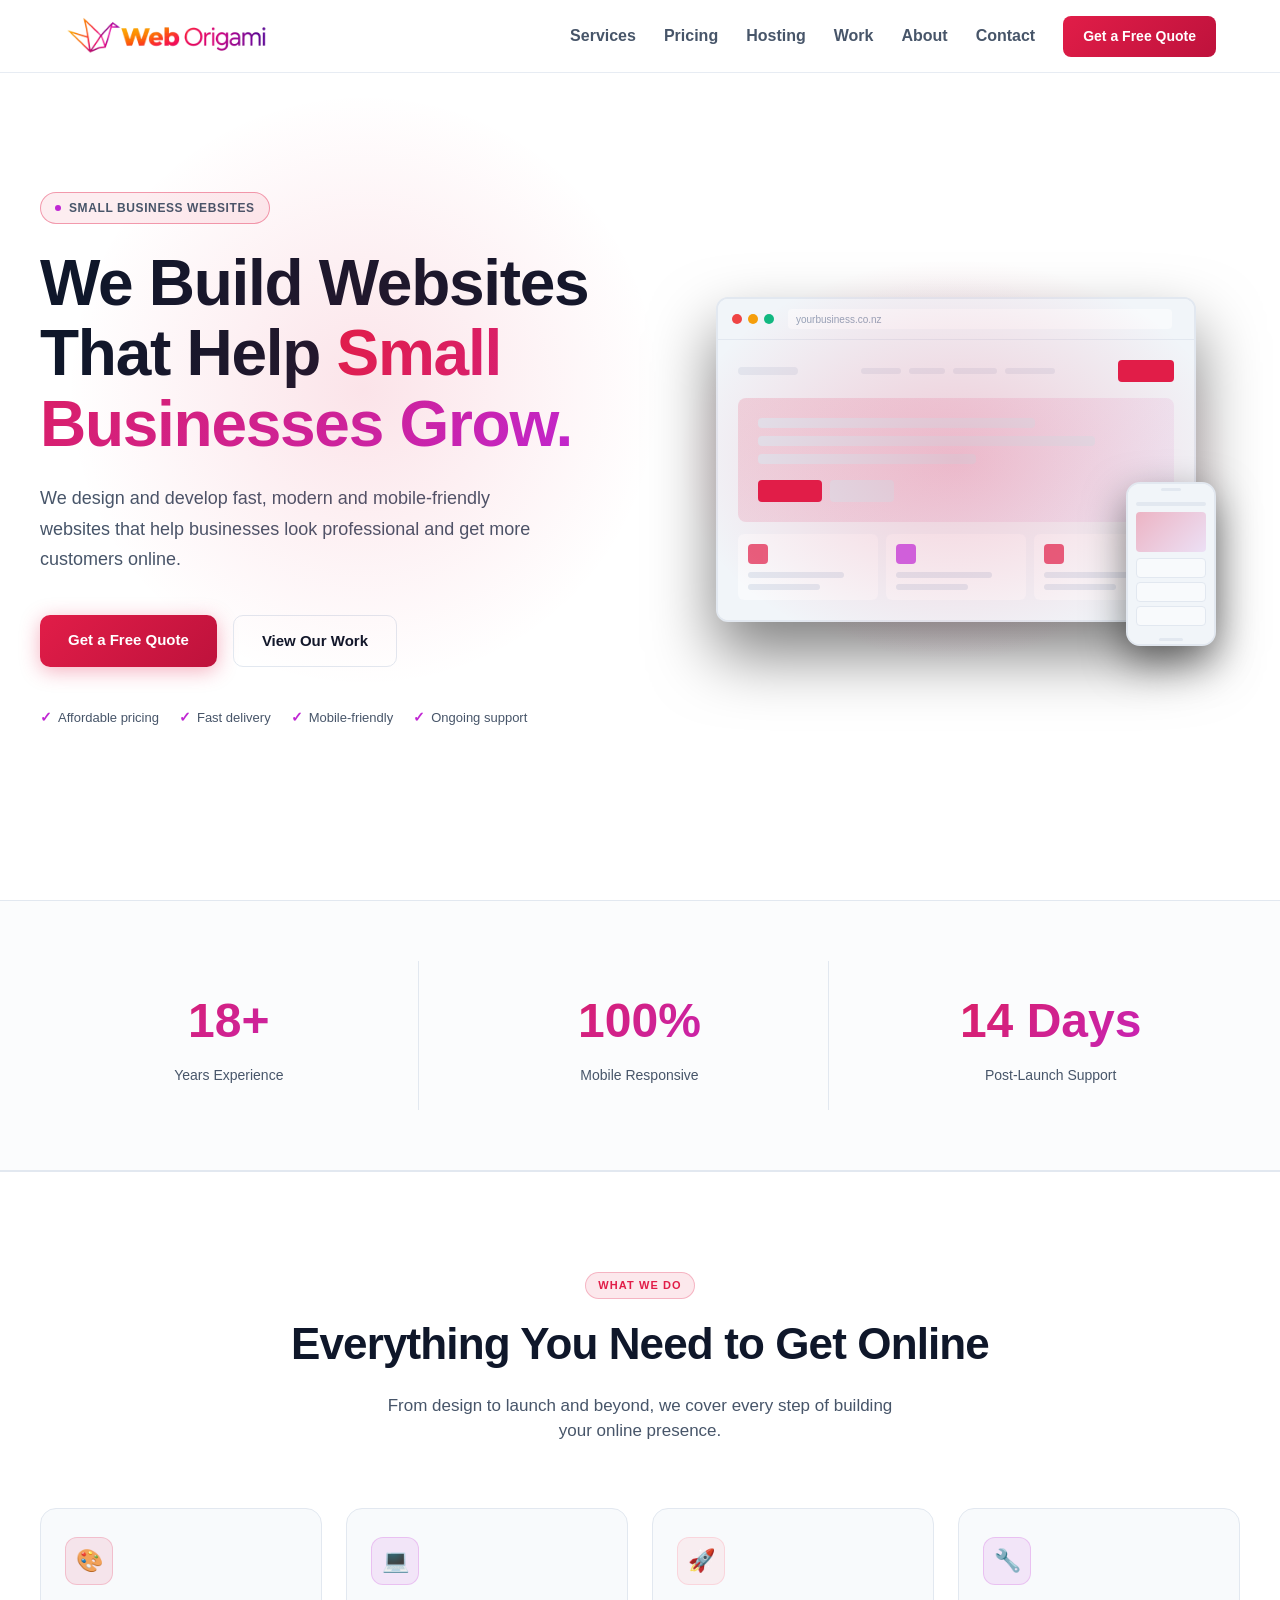
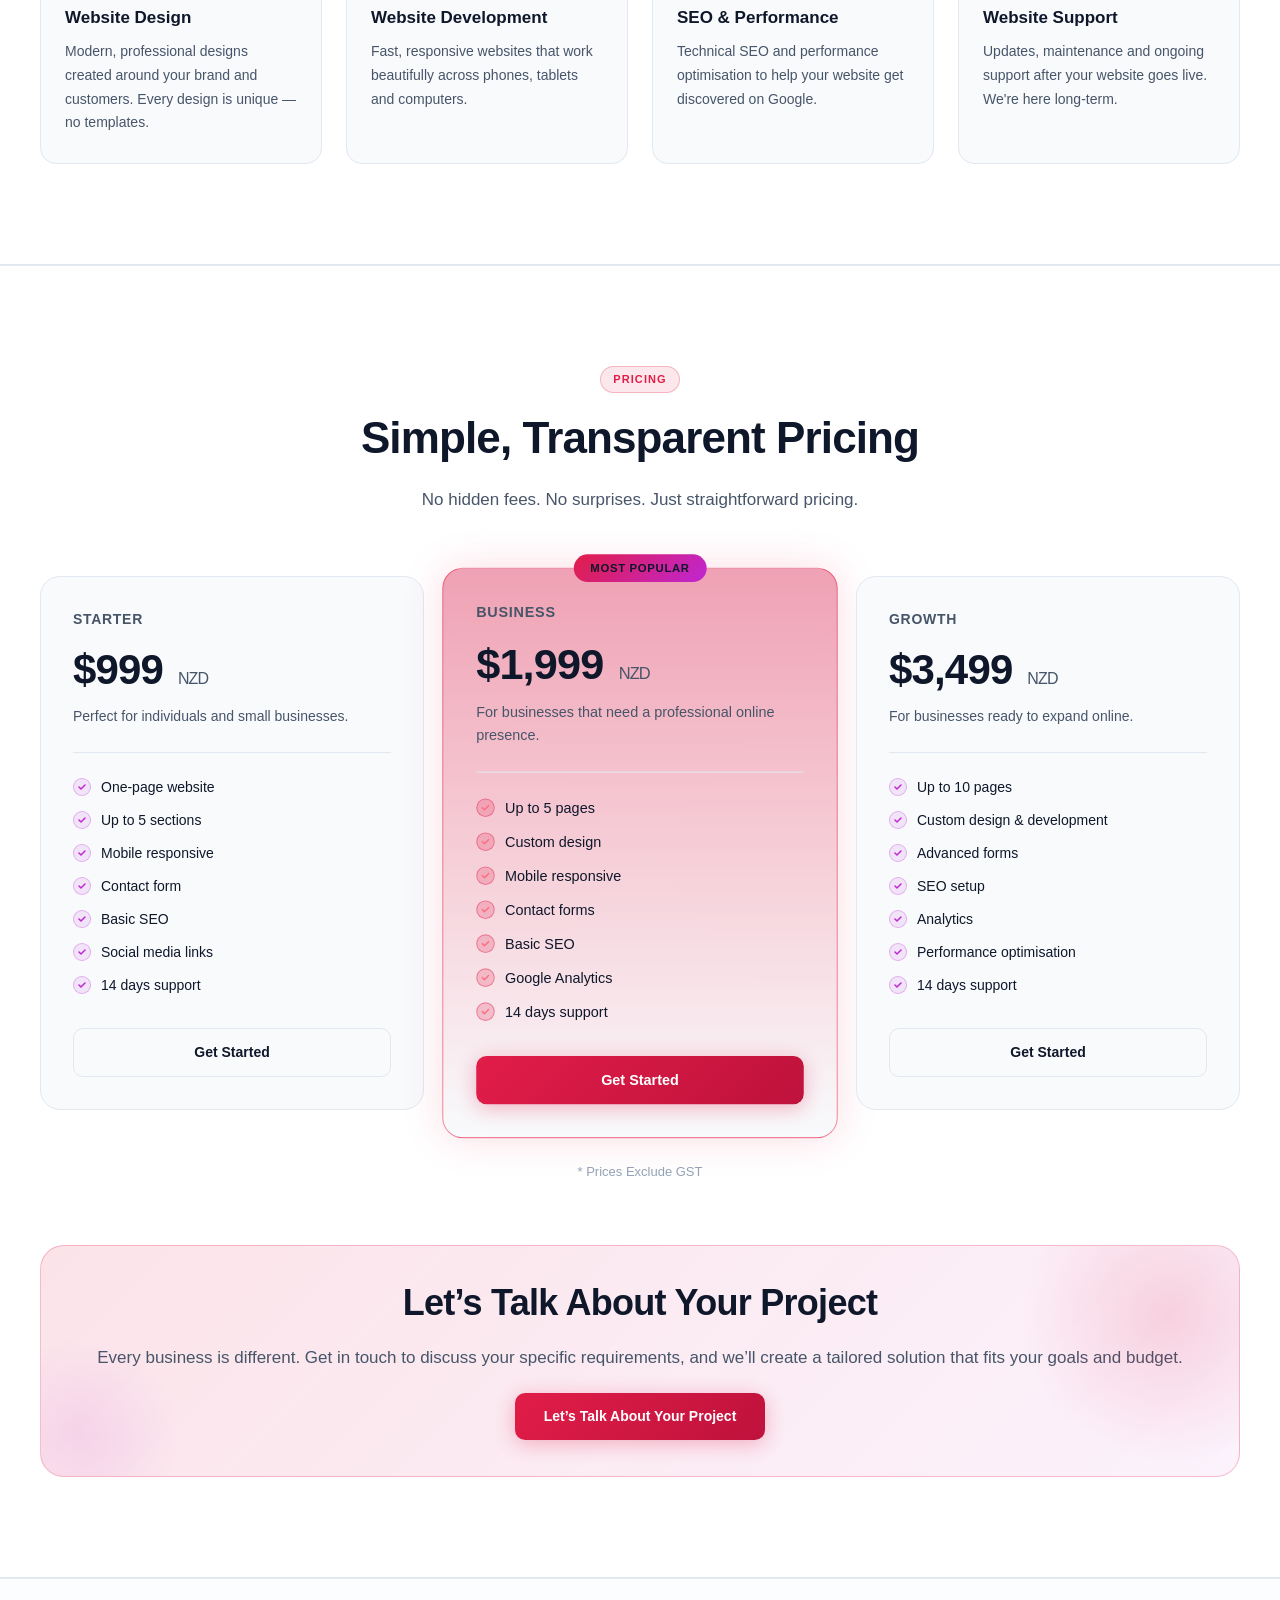
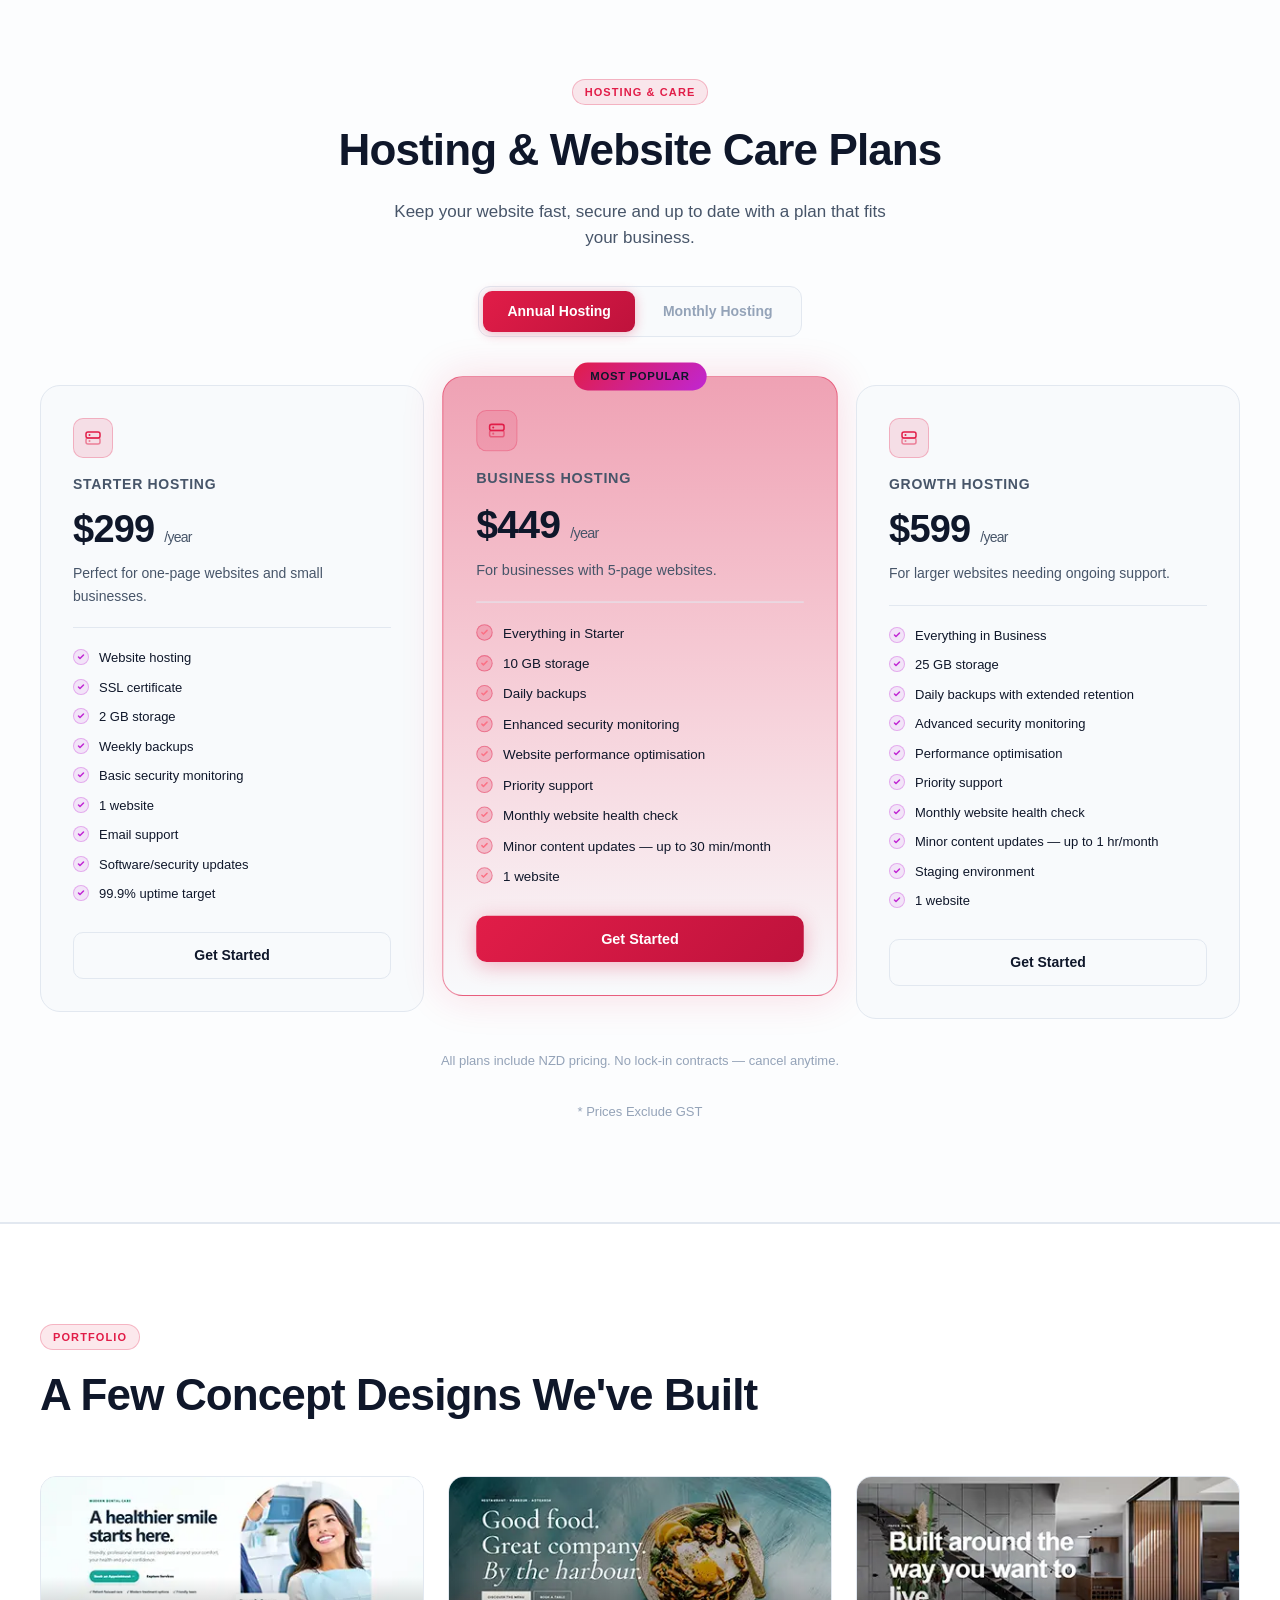
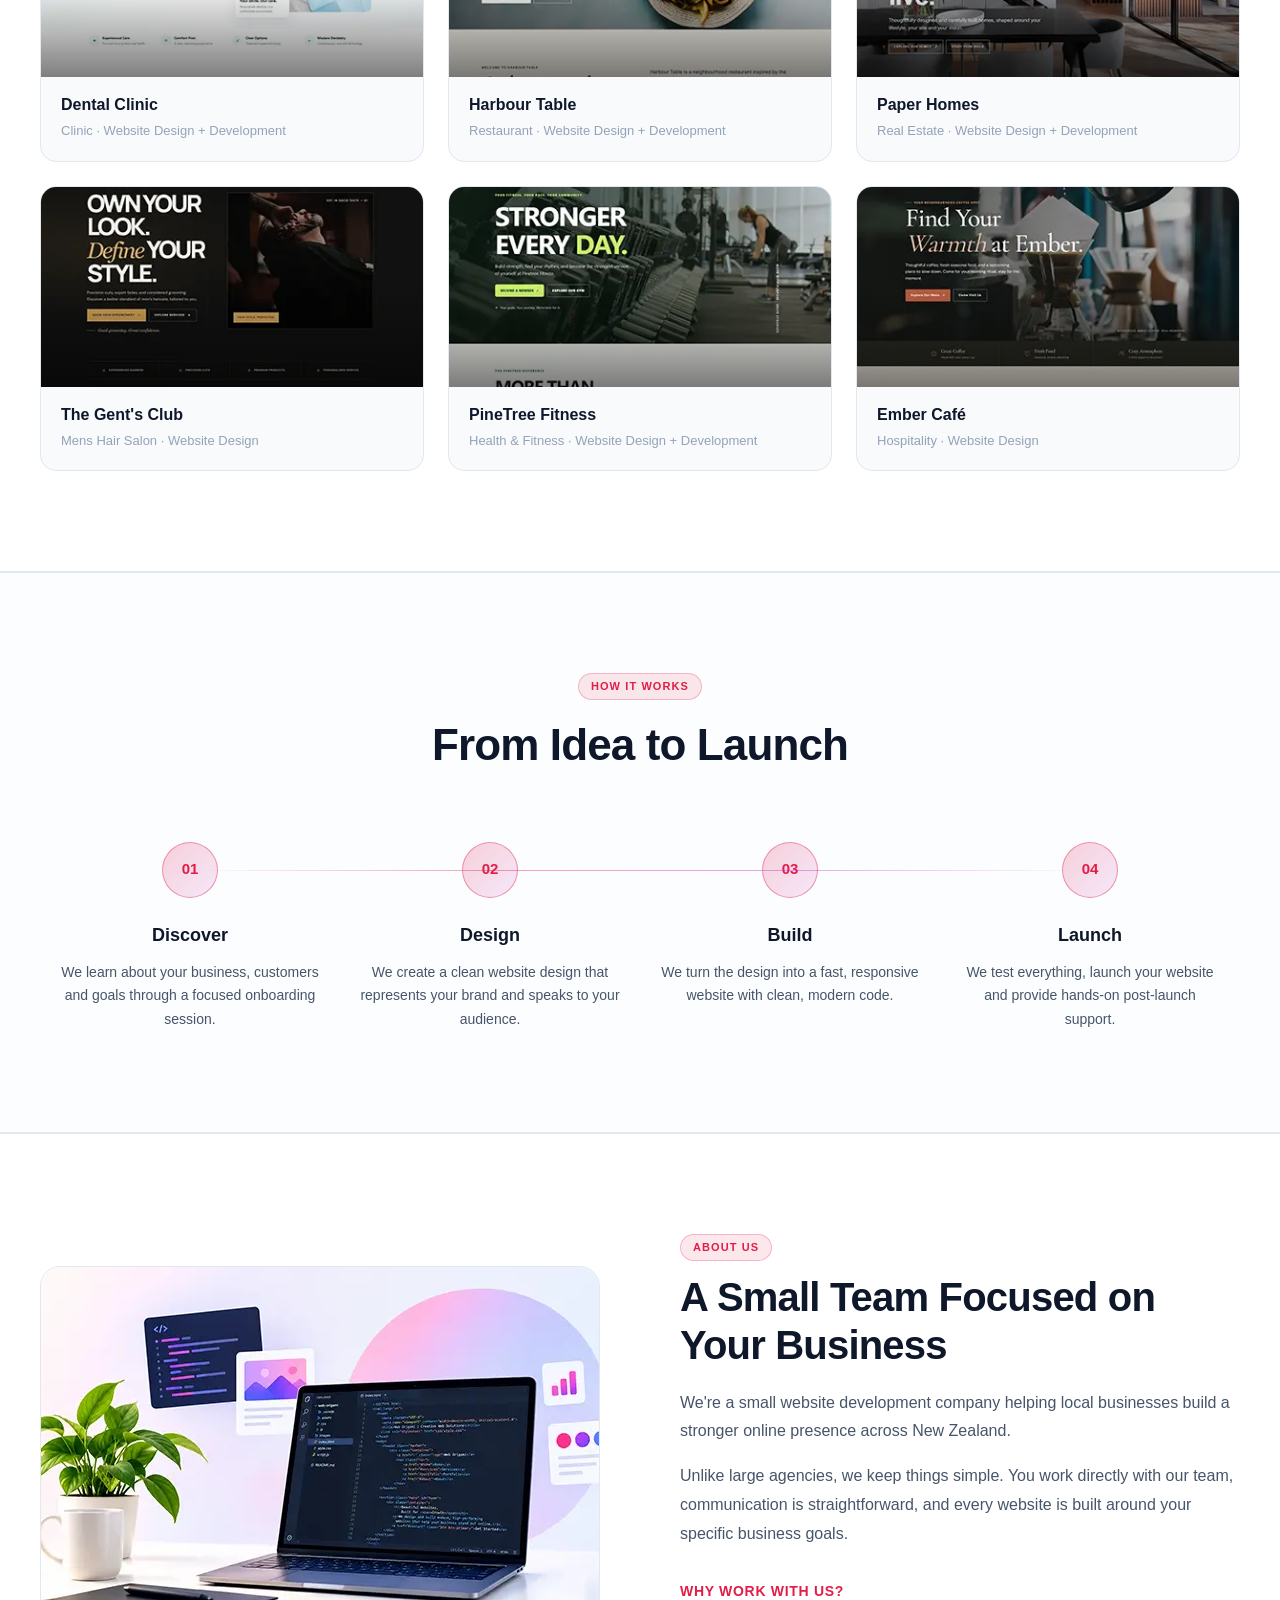
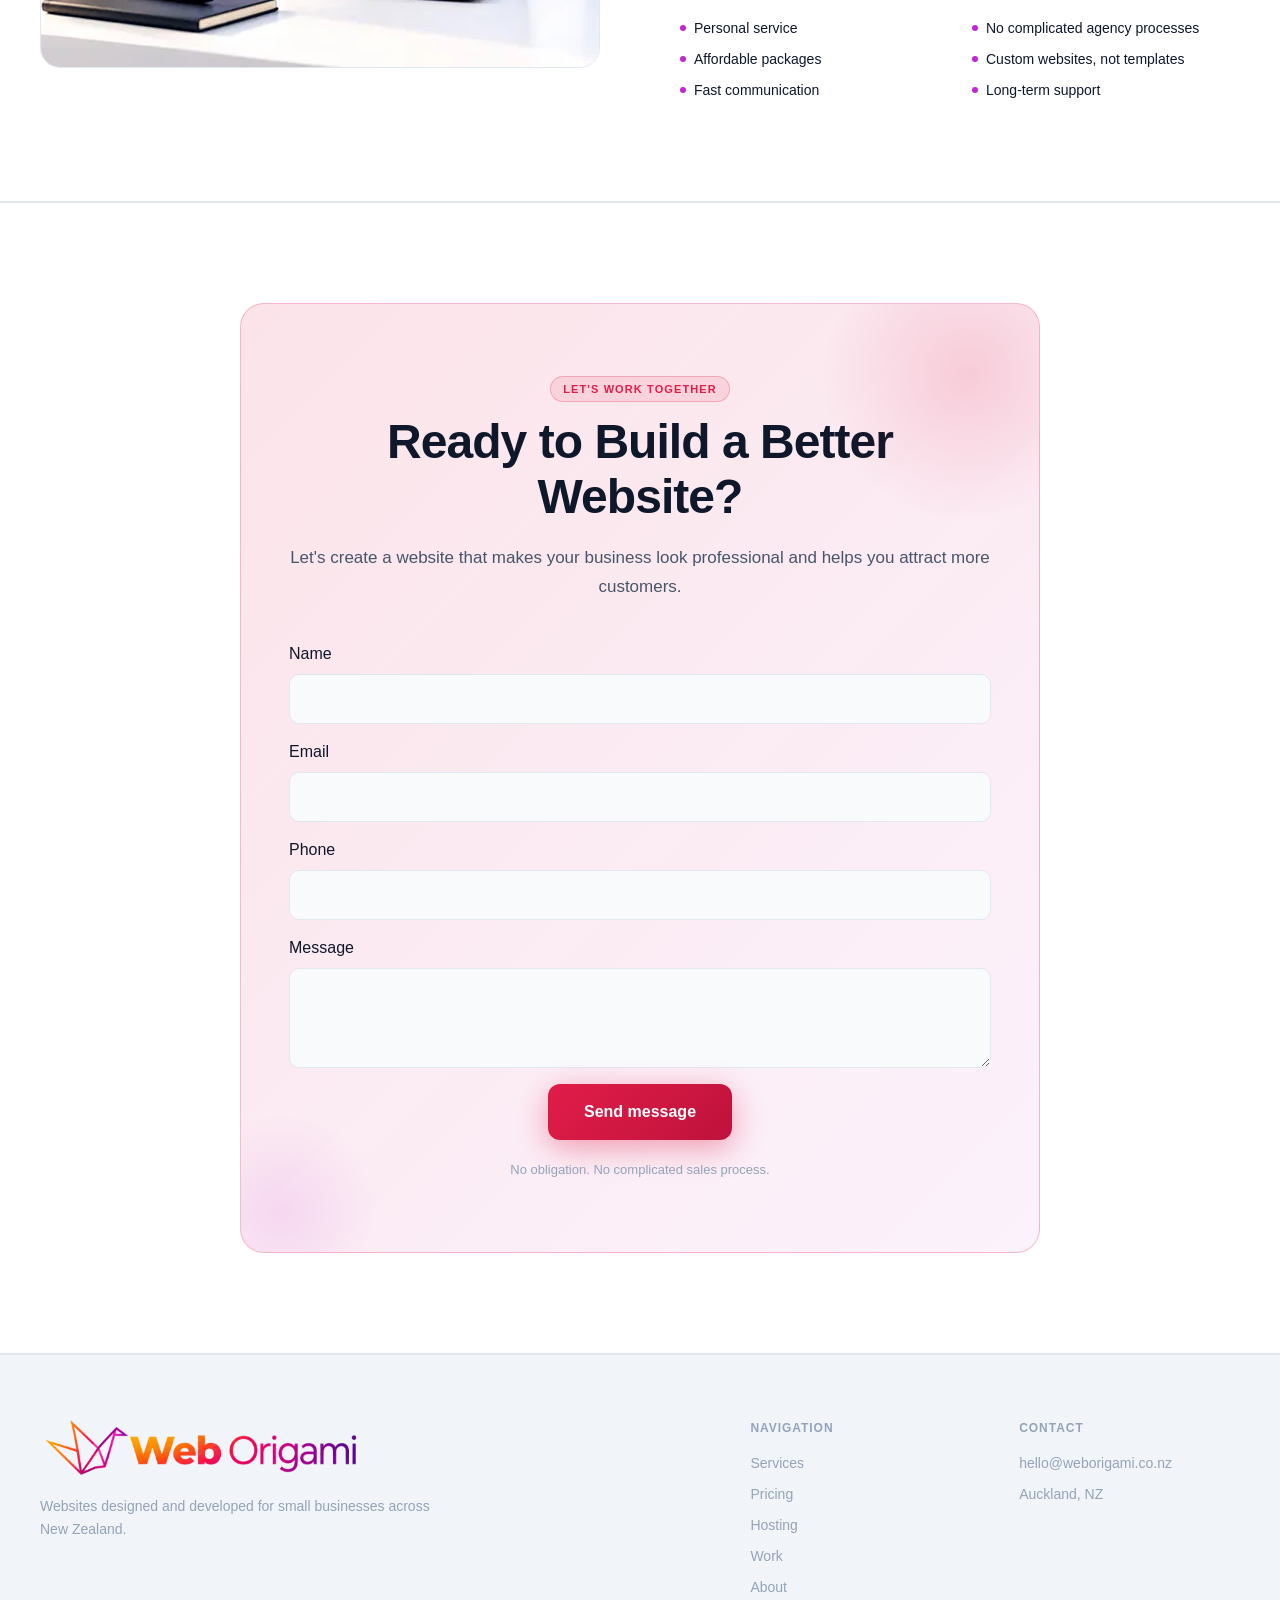
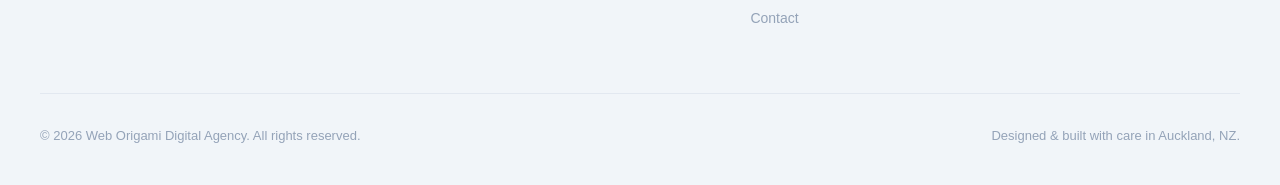
<file: index.html>
<!DOCTYPE html>
<html lang="en">

<head>
    <title>Web Design & Development NZ | Web Origami</title>
    <meta charset="utf-8" />
    <meta content="width=device-width, initial-scale=1.0" name="viewport" />
    <meta name="description"
        content="Professional website design and development in New Zealand. Web Origami builds fast, mobile-friendly websites for small businesses, with SEO and ongoing support.">
    <meta name="keywords"
        content="web design NZ, website development New Zealand, small business websites, website designer NZ, SEO services NZ">
    <link rel="canonical" href="https://www.weborigami.co.nz/">
    <meta name="robots" content="index, follow">
    <meta property="og:type" content="website">
    <meta property="og:locale" content="en_NZ">
    <meta property="og:site_name" content="Web Origami">
    <meta property="og:title" content="Web Design & Development NZ | Web Origami">
    <meta property="og:description"
        content="Professional website design and development in New Zealand. Web Origami builds fast, mobile-friendly websites for small businesses, with SEO and ongoing support.">
    <meta property="og:url" content="https://www.weborigami.co.nz/">
    <meta property="og:image" content="images/Web-Origami-Logo.webp">
    <link rel=" icon" type="image/x-icon" href="images/favicon.webp">
    <link href="css/style-min.css" id="style-css" media="all" rel="stylesheet" />
    <link rel="preconnect"
        href="https://fonts.googleapis.com/css2?family=Plus+Jakarta+Sans:wght@400;500;600;700;800&display=swap">
    <link rel="preconnect"
        href="https://fonts.googleapis.com/css2?family=Plus+Jakarta+Sans:wght@400;500;600;700;800&display=swap"
        crossorigin>
    <link rel="preconnect" href="https://fonts.googleapis.com/css2?family=Inter:wght@300;400;500;600&display=swap">
    <link rel="preconnect" href="https://fonts.googleapis.com/css2?family=Inter:wght@300;400;500;600&display=swap"
        crossorigin>



    <!-- Google tag (gtag.js) -->
    <script async src="https://www.googletagmanager.com/gtag/js?id=G-0HJK8089E1"></script>
    <script>
        window.dataLayer = window.dataLayer || [];
        function gtag() { dataLayer.push(arguments); }
        gtag('js', new Date());

        gtag('config', 'G-0HJK8089E1');
    </script>
</head>

<body>
    <div id="root">
        <div>
            <nav role="navigation">
                <div>
                    <a href="/" id="logo" role="banner" aria-label="Web Origami Digital Agency">
                        <img alt="Web Origami Digital Agency" src="images/Web-Origami-Logo.webp" width="210" />
                    </a>
                    <div class="desktop-nav">
                        <a href="#services">
                            Services
                        </a>
                        <a href="#pricing">
                            Pricing
                        </a>
                        <a href="#hosting">
                            Hosting
                        </a>
                        <a href="#work">
                            Work
                        </a>
                        <a href="#about">
                            About
                        </a>
                        <a href="#contact">
                            Contact
                        </a>
                        <a class="nav-btn" href="#contact">
                            Get a Free Quote
                        </a>
                    </div>
                    <button class="mobile-burger" aria-label="Open navigation menu">
                        <svg fill="none" height="22" viewbox="0 0 22 22" width="22">
                            <path class="mobile-menu-icon" d="M3 6h16M3 11h16M3 16h16" stroke="rgb(15, 23, 42)"
                                stroke-linecap="round" stroke-width="2">
                            </path>
                        </svg>
                    </button>
                </div>
            </nav>
            <main role="main">
                <section id="home">
                    <div class="hero-grid-col1-bg">
                    </div>
                    <div class="hero-grid-col2-bg">
                    </div>
                    <div id="hero-content">
                        <div class="hero-grid">
                            <div>
                                <div class="eyebrow">
                                    <div class="eyebrow-dot">
                                    </div>
                                    <span class="eyebrow-txt">
                                        Small Business Websites
                                    </span>
                                </div>
                                <h1>
                                    We Build Websites That Help
                                    <span>
                                        Small
                                        Businesses Grow.
                                    </span>
                                </h1>
                                <p>
                                    We design and develop fast, modern and mobile-friendly websites that help businesses
                                    look professional and get more customers online.
                                </p>
                                <div class="buttons">
                                    <a class="btn-dark" href="#contact">
                                        Get
                                        a Free Quote
                                    </a>
                                    <a class="btn-light" href="#work">
                                        View
                                        Our Work
                                    </a>
                                </div>
                                <div class="usp-bar">
                                    <div>
                                        <span class="dot">
                                            &checkmark;
                                        </span>
                                        <span class="txt">
                                            Affordable
                                            pricing
                                        </span>
                                    </div>
                                    <div>
                                        <span class="dot">
                                            &checkmark;
                                        </span>
                                        <span class="txt">
                                            Fast
                                            delivery
                                        </span>
                                    </div>
                                    <div>
                                        <span class="dot">
                                            &checkmark;
                                        </span>
                                        <span class="txt">
                                            Mobile-friendly
                                        </span>
                                    </div>
                                    <div>
                                        <span class="dot">
                                            &checkmark;
                                        </span>
                                        <span class="txt">
                                            Ongoing
                                            support
                                        </span>
                                    </div>
                                </div>
                            </div>
                            <div class="hero-mockup inline-style-001">
                                <div class="inline-style-002">
                                    <div class="inline-style-003">
                                    </div>
                                    <div class="inline-style-004">
                                        <div class="inline-style-005">
                                            <div class="inline-style-006">
                                            </div>
                                            <div class="inline-style-007">
                                            </div>
                                            <div class="inline-style-008">
                                            </div>
                                            <div class="inline-style-009">
                                                <span class="inline-style-010">
                                                    yourbusiness.co.nz
                                                </span>
                                            </div>
                                        </div>
                                        <div class="inline-style-011">
                                            <div class="inline-style-012">
                                                <div class="inline-style-013">
                                                </div>
                                                <div class="inline-style-014">
                                                    <div class="inline-style-015">
                                                    </div>
                                                    <div class="inline-style-016">
                                                    </div>
                                                    <div class="inline-style-017">
                                                    </div>
                                                    <div class="inline-style-018">
                                                    </div>
                                                </div>
                                                <div class="inline-style-019">
                                                </div>
                                            </div>
                                            <div class="inline-style-020">
                                                <div class="inline-style-021">
                                                </div>
                                                <div class="inline-style-022">
                                                </div>
                                                <div class="inline-style-023">
                                                </div>
                                                <div class="inline-style-014">
                                                    <div class="inline-style-024">
                                                    </div>
                                                    <div class="inline-style-025">
                                                    </div>
                                                </div>
                                            </div>
                                            <div class="inline-style-026">
                                                <div class="inline-style-027">
                                                    <div class="inline-style-028">
                                                    </div>
                                                    <div class="inline-style-029">
                                                    </div>
                                                    <div class="inline-style-030">
                                                    </div>
                                                </div>
                                                <div class="inline-style-027">
                                                    <div class="inline-style-031">
                                                    </div>
                                                    <div class="inline-style-029">
                                                    </div>
                                                    <div class="inline-style-030">
                                                    </div>
                                                </div>
                                                <div class="inline-style-027">
                                                    <div class="inline-style-028">
                                                    </div>
                                                    <div class="inline-style-029">
                                                    </div>
                                                    <div class="inline-style-030">
                                                    </div>
                                                </div>
                                            </div>
                                        </div>
                                    </div>
                                    <div class="inline-style-032">
                                        <div class="inline-style-033">
                                            <div class="inline-style-034">
                                            </div>
                                        </div>
                                        <div class="inline-style-035">
                                            <div class="inline-style-036">
                                            </div>
                                            <div class="inline-style-037">
                                            </div>
                                            <div class="inline-style-038">
                                            </div>
                                            <div class="inline-style-038">
                                            </div>
                                            <div class="inline-style-039">
                                            </div>
                                        </div>
                                        <div class="inline-style-033">
                                            <div class="inline-style-040">
                                            </div>
                                        </div>
                                    </div>
                                </div>
                            </div>
                        </div>
                    </div>
                </section>
                <section class="inline-style-041">
                    <div class="stats-grid inline-style-042">
                        <!-- <div class="stat-item inline-style-043">
                            <div class="inline-style-044">
                                50+
                            </div>
                            <div class="inline-style-045">
                                Websites Built
                            </div>
                        </div> -->
                        <div class="stat-item inline-style-043">
                            <div class="inline-style-044">
                                18+
                            </div>
                            <div class="inline-style-045">
                                Years Experience
                            </div>
                        </div>
                        <div class="stat-item inline-style-043">
                            <div class="inline-style-044">
                                100%
                            </div>
                            <div class="inline-style-045">
                                Mobile Responsive
                            </div>
                        </div>
                        <div class="stat-item inline-style-046">
                            <div class="inline-style-044">
                                14 Days
                            </div>
                            <div class="inline-style-045">
                                Post-Launch Support
                            </div>
                        </div>
                    </div>
                </section>
                <section class="inline-style-047" id="services">
                    <div class="inline-style-048">
                        <div class="inline-style-049">
                            <div class="inline-style-050">
                                What We Do
                            </div>
                            <h2 class="inline-style-051">
                                Everything You Need to Get Online
                            </h2>
                            <p class="inline-style-052">
                                From
                                design to launch and beyond, we cover every step of building your online presence.
                            </p>
                        </div>
                        <div class="services-grid inline-style-053">
                            <div class="inline-style-054">
                                <div class="inline-style-055">
                                    🎨
                                </div>
                                <h3 class="inline-style-056">
                                    Website Design
                                </h3>
                                <p class="inline-style-057">
                                    Modern, professional
                                    designs created around your brand and customers. Every design is unique &mdash; no
                                    templates.
                                </p>
                            </div>
                            <div class="inline-style-054">
                                <div class="inline-style-058">
                                    💻
                                </div>
                                <h3 class="inline-style-056">
                                    Website Development
                                </h3>
                                <p class="inline-style-057">
                                    Fast, responsive
                                    websites that work beautifully across phones, tablets and computers.
                                </p>
                            </div>
                            <div class="inline-style-054">
                                <div class="inline-style-059">
                                    🚀
                                </div>
                                <h3 class="inline-style-056">
                                    SEO &amp; Performance
                                </h3>
                                <p class="inline-style-057">
                                    Technical SEO and
                                    performance optimisation to help your website get discovered on Google.
                                </p>
                            </div>
                            <div class="inline-style-054">
                                <div class="inline-style-058">
                                    🔧
                                </div>
                                <h3 class="inline-style-056">
                                    Website Support
                                </h3>
                                <p class="inline-style-057">
                                    Updates, maintenance
                                    and ongoing support after your website goes live. We're here long-term.
                                </p>
                            </div>
                        </div>
                    </div>
                </section>
                <section class="inline-style-047" id="pricing">
                    <div class="inline-style-048">
                        <div class="inline-style-049">
                            <div class="inline-style-050">
                                Pricing
                            </div>
                            <h2 class="inline-style-051">
                                Simple, Transparent Pricing
                            </h2>
                            <p class="inline-style-060">
                                No hidden fees. No surprises. Just
                                straightforward pricing.
                            </p>
                        </div>
                        <div class="pricing-grid inline-style-061">
                            <div class="inline-style-062">
                                <div class="inline-style-063">
                                    Starter
                                </div>
                                <div class="inline-style-064">
                                    $999
                                    <span class="inline-style-065">
                                        NZD
                                    </span>
                                </div>
                                <p class="inline-style-066">
                                    Perfect for individuals and small businesses.
                                </p>
                                <div class="inline-style-067">
                                    <div class="inline-style-068">
                                        <div class="inline-style-069">
                                            <svg height="10" viewbox="0 0 10 10" width="10">
                                                <path d="M2 5l2 2 4-4" fill="none" stroke="#C026D3"
                                                    stroke-linecap="round" stroke-linejoin="round" stroke-width="1.5">
                                                </path>
                                            </svg>
                                        </div>
                                        <span class="inline-style-070">
                                            One-page
                                            website
                                        </span>
                                    </div>
                                    <div class="inline-style-068">
                                        <div class="inline-style-069">
                                            <svg height="10" viewbox="0 0 10 10" width="10">
                                                <path d="M2 5l2 2 4-4" fill="none" stroke="#C026D3"
                                                    stroke-linecap="round" stroke-linejoin="round" stroke-width="1.5">
                                                </path>
                                            </svg>
                                        </div>
                                        <span class="inline-style-070">
                                            Up to 5
                                            sections
                                        </span>
                                    </div>
                                    <div class="inline-style-068">
                                        <div class="inline-style-069">
                                            <svg height="10" viewbox="0 0 10 10" width="10">
                                                <path d="M2 5l2 2 4-4" fill="none" stroke="#C026D3"
                                                    stroke-linecap="round" stroke-linejoin="round" stroke-width="1.5">
                                                </path>
                                            </svg>
                                        </div>
                                        <span class="inline-style-070">
                                            Mobile
                                            responsive
                                        </span>
                                    </div>
                                    <div class="inline-style-068">
                                        <div class="inline-style-069">
                                            <svg height="10" viewbox="0 0 10 10" width="10">
                                                <path d="M2 5l2 2 4-4" fill="none" stroke="#C026D3"
                                                    stroke-linecap="round" stroke-linejoin="round" stroke-width="1.5">
                                                </path>
                                            </svg>
                                        </div>
                                        <span class="inline-style-070">
                                            Contact
                                            form
                                        </span>
                                    </div>
                                    <div class="inline-style-068">
                                        <div class="inline-style-069">
                                            <svg height="10" viewbox="0 0 10 10" width="10">
                                                <path d="M2 5l2 2 4-4" fill="none" stroke="#C026D3"
                                                    stroke-linecap="round" stroke-linejoin="round" stroke-width="1.5">
                                                </path>
                                            </svg>
                                        </div>
                                        <span class="inline-style-070">
                                            Basic
                                            SEO
                                        </span>
                                    </div>
                                    <div class="inline-style-068">
                                        <div class="inline-style-069">
                                            <svg height="10" viewbox="0 0 10 10" width="10">
                                                <path d="M2 5l2 2 4-4" fill="none" stroke="#C026D3"
                                                    stroke-linecap="round" stroke-linejoin="round" stroke-width="1.5">
                                                </path>
                                            </svg>
                                        </div>
                                        <span class="inline-style-070">
                                            Social media
                                            links
                                        </span>
                                    </div>
                                    <div class="inline-style-068">
                                        <div class="inline-style-069">
                                            <svg height="10" viewbox="0 0 10 10" width="10">
                                                <path d="M2 5l2 2 4-4" fill="none" stroke="#C026D3"
                                                    stroke-linecap="round" stroke-linejoin="round" stroke-width="1.5">
                                                </path>
                                            </svg>
                                        </div>
                                        <span class="inline-style-070">
                                            14 days
                                            support
                                        </span>
                                    </div>
                                </div>
                                <a class="inline-style-071" href="#contact">
                                    Get
                                    Started
                                </a>
                            </div>
                            <div class="inline-style-072">
                                <div class="inline-style-073">
                                    Most Popular
                                </div>
                                <div class="inline-style-063">
                                    Business
                                </div>
                                <div class="inline-style-064">
                                    $1,999
                                    <span class="inline-style-065">
                                        NZD
                                    </span>
                                </div>
                                <p class="inline-style-066">
                                    For businesses that need a professional online presence.
                                </p>
                                <div class="inline-style-067">
                                    <div class="inline-style-068">
                                        <div class="inline-style-074">
                                            <svg height="10" viewbox="0 0 10 10" width="10">
                                                <path d="M2 5l2 2 4-4" fill="none" stroke="#FB7185"
                                                    stroke-linecap="round" stroke-linejoin="round" stroke-width="1.5">
                                                </path>
                                            </svg>
                                        </div>
                                        <span class="inline-style-070">
                                            Up to 5
                                            pages
                                        </span>
                                    </div>
                                    <div class="inline-style-068">
                                        <div class="inline-style-074">
                                            <svg height="10" viewbox="0 0 10 10" width="10">
                                                <path d="M2 5l2 2 4-4" fill="none" stroke="#FB7185"
                                                    stroke-linecap="round" stroke-linejoin="round" stroke-width="1.5">
                                                </path>
                                            </svg>
                                        </div>
                                        <span class="inline-style-070">
                                            Custom
                                            design
                                        </span>
                                    </div>
                                    <div class="inline-style-068">
                                        <div class="inline-style-074">
                                            <svg height="10" viewbox="0 0 10 10" width="10">
                                                <path d="M2 5l2 2 4-4" fill="none" stroke="#FB7185"
                                                    stroke-linecap="round" stroke-linejoin="round" stroke-width="1.5">
                                                </path>
                                            </svg>
                                        </div>
                                        <span class="inline-style-070">
                                            Mobile
                                            responsive
                                        </span>
                                    </div>
                                    <div class="inline-style-068">
                                        <div class="inline-style-074">
                                            <svg height="10" viewbox="0 0 10 10" width="10">
                                                <path d="M2 5l2 2 4-4" fill="none" stroke="#FB7185"
                                                    stroke-linecap="round" stroke-linejoin="round" stroke-width="1.5">
                                                </path>
                                            </svg>
                                        </div>
                                        <span class="inline-style-070">
                                            Contact
                                            forms
                                        </span>
                                    </div>
                                    <div class="inline-style-068">
                                        <div class="inline-style-074">
                                            <svg height="10" viewbox="0 0 10 10" width="10">
                                                <path d="M2 5l2 2 4-4" fill="none" stroke="#FB7185"
                                                    stroke-linecap="round" stroke-linejoin="round" stroke-width="1.5">
                                                </path>
                                            </svg>
                                        </div>
                                        <span class="inline-style-070">
                                            Basic
                                            SEO
                                        </span>
                                    </div>
                                    <div class="inline-style-068">
                                        <div class="inline-style-074">
                                            <svg height="10" viewbox="0 0 10 10" width="10">
                                                <path d="M2 5l2 2 4-4" fill="none" stroke="#FB7185"
                                                    stroke-linecap="round" stroke-linejoin="round" stroke-width="1.5">
                                                </path>
                                            </svg>
                                        </div>
                                        <span class="inline-style-070">
                                            Google
                                            Analytics
                                        </span>
                                    </div>
                                    <div class="inline-style-068">
                                        <div class="inline-style-074">
                                            <svg height="10" viewbox="0 0 10 10" width="10">
                                                <path d="M2 5l2 2 4-4" fill="none" stroke="#FB7185"
                                                    stroke-linecap="round" stroke-linejoin="round" stroke-width="1.5">
                                                </path>
                                            </svg>
                                        </div>
                                        <span class="inline-style-070">
                                            14 days
                                            support
                                        </span>
                                    </div>
                                </div>
                                <a class="inline-style-075" href="#contact">
                                    Get
                                    Started
                                </a>
                            </div>
                            <div class="inline-style-062">
                                <div class="inline-style-063">
                                    Growth
                                </div>
                                <div class="inline-style-064">
                                    $3,499
                                    <span class="inline-style-065">
                                        NZD
                                    </span>
                                </div>
                                <p class="inline-style-066">
                                    For businesses ready to expand online.
                                </p>
                                <div class="inline-style-067">
                                    <div class="inline-style-068">
                                        <div class="inline-style-069">
                                            <svg height="10" viewbox="0 0 10 10" width="10">
                                                <path d="M2 5l2 2 4-4" fill="none" stroke="#C026D3"
                                                    stroke-linecap="round" stroke-linejoin="round" stroke-width="1.5">
                                                </path>
                                            </svg>
                                        </div>
                                        <span class="inline-style-070">
                                            Up to 10
                                            pages
                                        </span>
                                    </div>
                                    <div class="inline-style-068">
                                        <div class="inline-style-069">
                                            <svg height="10" viewbox="0 0 10 10" width="10">
                                                <path d="M2 5l2 2 4-4" fill="none" stroke="#C026D3"
                                                    stroke-linecap="round" stroke-linejoin="round" stroke-width="1.5">
                                                </path>
                                            </svg>
                                        </div>
                                        <span class="inline-style-070">
                                            Custom design
                                            &amp; development
                                        </span>
                                    </div>
                                    <div class="inline-style-068">
                                        <div class="inline-style-069">
                                            <svg height="10" viewbox="0 0 10 10" width="10">
                                                <path d="M2 5l2 2 4-4" fill="none" stroke="#C026D3"
                                                    stroke-linecap="round" stroke-linejoin="round" stroke-width="1.5">
                                                </path>
                                            </svg>
                                        </div>
                                        <span class="inline-style-070">
                                            Advanced
                                            forms
                                        </span>
                                    </div>
                                    <div class="inline-style-068">
                                        <div class="inline-style-069">
                                            <svg height="10" viewbox="0 0 10 10" width="10">
                                                <path d="M2 5l2 2 4-4" fill="none" stroke="#C026D3"
                                                    stroke-linecap="round" stroke-linejoin="round" stroke-width="1.5">
                                                </path>
                                            </svg>
                                        </div>
                                        <span class="inline-style-070">
                                            SEO
                                            setup
                                        </span>
                                    </div>
                                    <div class="inline-style-068">
                                        <div class="inline-style-069">
                                            <svg height="10" viewbox="0 0 10 10" width="10">
                                                <path d="M2 5l2 2 4-4" fill="none" stroke="#C026D3"
                                                    stroke-linecap="round" stroke-linejoin="round" stroke-width="1.5">
                                                </path>
                                            </svg>
                                        </div>
                                        <span class="inline-style-070">
                                            Analytics
                                        </span>
                                    </div>
                                    <div class="inline-style-068">
                                        <div class="inline-style-069">
                                            <svg height="10" viewbox="0 0 10 10" width="10">
                                                <path d="M2 5l2 2 4-4" fill="none" stroke="#C026D3"
                                                    stroke-linecap="round" stroke-linejoin="round" stroke-width="1.5">
                                                </path>
                                            </svg>
                                        </div>
                                        <span class="inline-style-070">
                                            Performance
                                            optimisation
                                        </span>
                                    </div>
                                    <div class="inline-style-068">
                                        <div class="inline-style-069">
                                            <svg height="10" viewbox="0 0 10 10" width="10">
                                                <path d="M2 5l2 2 4-4" fill="none" stroke="#C026D3"
                                                    stroke-linecap="round" stroke-linejoin="round" stroke-width="1.5">
                                                </path>
                                            </svg>
                                        </div>
                                        <span class="inline-style-070">
                                            14 days
                                            support
                                        </span>
                                    </div>
                                </div>
                                <a class="inline-style-071" href="#contact">
                                    Get
                                    Started
                                </a>
                            </div>
                        </div>
                        <div class="inline-style-049">
                            <p class="inline-style-093" style="text-align: center;">
                                * Prices Exclude GST
                            </p>
                        </div>
                        <div class="inline-style-132" style="max-width: 100%;">
                            <div class="inline-style-133" style="padding: 36px 24px;">
                                <div class="inline-style-134"></div>
                                <div class="inline-style-135"></div>
                                <h4 class="inline-style-136" style="font-size: 36px;">Let’s Talk About Your Project</h4>
                                <p class="inline-style-137" style="margin-bottom: 20px;">Every business is different.
                                    Get in touch to discuss your
                                    specific requirements, and
                                    we’ll create a tailored solution that fits your goals and budget.</p>
                                <a class="inline-style-075" href="#contact"
                                    style="width: auto; max-width: 250px; margin: 0 auto;">Let’s Talk About Your
                                    Project</a>
                            </div>
                        </div>
                    </div>
                </section>
                <section class="inline-style-076" id="hosting">
                    <div class="inline-style-048">
                        <div class="inline-style-077">
                            <div class="inline-style-050">
                                Hosting &amp; Care
                            </div>
                            <h2 class="inline-style-051">
                                Hosting &amp; Website Care Plans
                            </h2>
                            <p class="inline-style-078">
                                Keep your website fast, secure and up to date with a plan that fits your business.
                            </p>
                            <div class="inline-style-079">
                                <button id="annualhosting" class="inline-style-080">
                                    Annual
                                    Hosting
                                </button>
                                <button id="monthlyhosting" class="inline-style-081">
                                    Monthly
                                    Hosting
                                </button>
                            </div>
                        </div>
                        <div class="hosting-grid inline-style-061">
                            <div id="starterhosting" class="inline-style-062">
                                <div class="inline-style-082">
                                    <svg fill="none" height="18" viewbox="0 0 18 18" width="18">
                                        <path d="M2 5a2 2 0 012-2h10a2 2 0 012 2v2a2 2 0 01-2 2H4a2 2 0 01-2-2V5z"
                                            stroke="#E11D48" stroke-width="1.5">
                                        </path>
                                        <path d="M2 11a2 2 0 012-2h10a2 2 0 012 2v2a2 2 0 01-2 2H4a2 2 0 01-2-2v-2z"
                                            stroke="#E11D48" stroke-opacity="0.5" stroke-width="1.5">
                                        </path>
                                        <circle cx="5.5" cy="6" fill="#E11D48" r="1">
                                        </circle>
                                        <circle cx="5.5" cy="12" fill="#E11D48" fill-opacity="0.5" r="1">
                                        </circle>
                                    </svg>
                                </div>
                                <div class="inline-style-083">
                                    Starter Hosting
                                </div>
                                <div class="inline-style-084">
                                    $<span class="price">299</span>
                                    <span class="inline-style-045">
                                        /year
                                    </span>
                                </div>
                                <p class="inline-style-085">
                                    Perfect for one-page websites and small businesses.
                                </p>
                                <div class="inline-style-086">
                                    <div class="inline-style-087">
                                        <div class="inline-style-088">
                                            <svg height="8" viewbox="0 0 8 8" width="8">
                                                <path d="M1.5 4l1.5 1.5L6.5 2" fill="none" stroke="#C026D3"
                                                    stroke-linecap="round" stroke-linejoin="round" stroke-width="1.5">
                                                </path>
                                            </svg>
                                        </div>
                                        <span class="inline-style-089">
                                            Website
                                            hosting
                                        </span>
                                    </div>
                                    <div class="inline-style-087">
                                        <div class="inline-style-088">
                                            <svg height="8" viewbox="0 0 8 8" width="8">
                                                <path d="M1.5 4l1.5 1.5L6.5 2" fill="none" stroke="#C026D3"
                                                    stroke-linecap="round" stroke-linejoin="round" stroke-width="1.5">
                                                </path>
                                            </svg>
                                        </div>
                                        <span class="inline-style-089">
                                            SSL
                                            certificate
                                        </span>
                                    </div>
                                    <div class="inline-style-087">
                                        <div class="inline-style-088">
                                            <svg height="8" viewbox="0 0 8 8" width="8">
                                                <path d="M1.5 4l1.5 1.5L6.5 2" fill="none" stroke="#C026D3"
                                                    stroke-linecap="round" stroke-linejoin="round" stroke-width="1.5">
                                                </path>
                                            </svg>
                                        </div>
                                        <span class="inline-style-089">
                                            2 GB
                                            storage
                                        </span>
                                    </div>
                                    <div class="inline-style-087">
                                        <div class="inline-style-088">
                                            <svg height="8" viewbox="0 0 8 8" width="8">
                                                <path d="M1.5 4l1.5 1.5L6.5 2" fill="none" stroke="#C026D3"
                                                    stroke-linecap="round" stroke-linejoin="round" stroke-width="1.5">
                                                </path>
                                            </svg>
                                        </div>
                                        <span class="inline-style-089">
                                            Weekly
                                            backups
                                        </span>
                                    </div>
                                    <div class="inline-style-087">
                                        <div class="inline-style-088">
                                            <svg height="8" viewbox="0 0 8 8" width="8">
                                                <path d="M1.5 4l1.5 1.5L6.5 2" fill="none" stroke="#C026D3"
                                                    stroke-linecap="round" stroke-linejoin="round" stroke-width="1.5">
                                                </path>
                                            </svg>
                                        </div>
                                        <span class="inline-style-089">
                                            Basic
                                            security monitoring
                                        </span>
                                    </div>
                                    <div class="inline-style-087">
                                        <div class="inline-style-088">
                                            <svg height="8" viewbox="0 0 8 8" width="8">
                                                <path d="M1.5 4l1.5 1.5L6.5 2" fill="none" stroke="#C026D3"
                                                    stroke-linecap="round" stroke-linejoin="round" stroke-width="1.5">
                                                </path>
                                            </svg>
                                        </div>
                                        <span class="inline-style-089">
                                            1
                                            website
                                        </span>
                                    </div>
                                    <div class="inline-style-087">
                                        <div class="inline-style-088">
                                            <svg height="8" viewbox="0 0 8 8" width="8">
                                                <path d="M1.5 4l1.5 1.5L6.5 2" fill="none" stroke="#C026D3"
                                                    stroke-linecap="round" stroke-linejoin="round" stroke-width="1.5">
                                                </path>
                                            </svg>
                                        </div>
                                        <span class="inline-style-089">
                                            Email
                                            support
                                        </span>
                                    </div>
                                    <div class="inline-style-087">
                                        <div class="inline-style-088">
                                            <svg height="8" viewbox="0 0 8 8" width="8">
                                                <path d="M1.5 4l1.5 1.5L6.5 2" fill="none" stroke="#C026D3"
                                                    stroke-linecap="round" stroke-linejoin="round" stroke-width="1.5">
                                                </path>
                                            </svg>
                                        </div>
                                        <span class="inline-style-089">
                                            Software/security
                                            updates
                                        </span>
                                    </div>
                                    <div class="inline-style-087">
                                        <div class="inline-style-088">
                                            <svg height="8" viewbox="0 0 8 8" width="8">
                                                <path d="M1.5 4l1.5 1.5L6.5 2" fill="none" stroke="#C026D3"
                                                    stroke-linecap="round" stroke-linejoin="round" stroke-width="1.5">
                                                </path>
                                            </svg>
                                        </div>
                                        <span class="inline-style-089">
                                            99.9%
                                            uptime
                                            target
                                        </span>
                                    </div>
                                </div>
                                <a class="inline-style-090" href="#contact">
                                    Get
                                    Started
                                </a>
                            </div>
                            <div id="businesshosting" class="inline-style-072">
                                <div class="inline-style-073">
                                    Most Popular
                                </div>
                                <div class="inline-style-082">
                                    <svg fill="none" height="18" viewbox="0 0 18 18" width="18">
                                        <path d="M2 5a2 2 0 012-2h10a2 2 0 012 2v2a2 2 0 01-2 2H4a2 2 0 01-2-2V5z"
                                            stroke="#E11D48" stroke-width="1.5">
                                        </path>
                                        <path d="M2 11a2 2 0 012-2h10a2 2 0 012 2v2a2 2 0 01-2 2H4a2 2 0 01-2-2v-2z"
                                            stroke="#E11D48" stroke-opacity="0.5" stroke-width="1.5">
                                        </path>
                                        <circle cx="5.5" cy="6" fill="#E11D48" r="1">
                                        </circle>
                                        <circle cx="5.5" cy="12" fill="#E11D48" fill-opacity="0.5" r="1">
                                        </circle>
                                    </svg>
                                </div>
                                <div class="inline-style-083">
                                    Business Hosting
                                </div>
                                <div class="inline-style-084">
                                    $<span class="price">449</span>
                                    <span class="inline-style-045">
                                        /year
                                    </span>
                                </div>
                                <p class="inline-style-085">
                                    For businesses with 5-page websites.
                                </p>
                                <div class="inline-style-086">
                                    <div class="inline-style-087">
                                        <div class="inline-style-091">
                                            <svg height="8" viewbox="0 0 8 8" width="8">
                                                <path d="M1.5 4l1.5 1.5L6.5 2" fill="none" stroke="#FB7185"
                                                    stroke-linecap="round" stroke-linejoin="round" stroke-width="1.5">
                                                </path>
                                            </svg>
                                        </div>
                                        <span class="inline-style-089">
                                            Everything in
                                            Starter
                                        </span>
                                    </div>
                                    <div class="inline-style-087">
                                        <div class="inline-style-091">
                                            <svg height="8" viewbox="0 0 8 8" width="8">
                                                <path d="M1.5 4l1.5 1.5L6.5 2" fill="none" stroke="#FB7185"
                                                    stroke-linecap="round" stroke-linejoin="round" stroke-width="1.5">
                                                </path>
                                            </svg>
                                        </div>
                                        <span class="inline-style-089">
                                            10 GB
                                            storage
                                        </span>
                                    </div>
                                    <div class="inline-style-087">
                                        <div class="inline-style-091">
                                            <svg height="8" viewbox="0 0 8 8" width="8">
                                                <path d="M1.5 4l1.5 1.5L6.5 2" fill="none" stroke="#FB7185"
                                                    stroke-linecap="round" stroke-linejoin="round" stroke-width="1.5">
                                                </path>
                                            </svg>
                                        </div>
                                        <span class="inline-style-089">
                                            Daily
                                            backups
                                        </span>
                                    </div>
                                    <div class="inline-style-087">
                                        <div class="inline-style-091">
                                            <svg height="8" viewbox="0 0 8 8" width="8">
                                                <path d="M1.5 4l1.5 1.5L6.5 2" fill="none" stroke="#FB7185"
                                                    stroke-linecap="round" stroke-linejoin="round" stroke-width="1.5">
                                                </path>
                                            </svg>
                                        </div>
                                        <span class="inline-style-089">
                                            Enhanced
                                            security monitoring
                                        </span>
                                    </div>
                                    <div class="inline-style-087">
                                        <div class="inline-style-091">
                                            <svg height="8" viewbox="0 0 8 8" width="8">
                                                <path d="M1.5 4l1.5 1.5L6.5 2" fill="none" stroke="#FB7185"
                                                    stroke-linecap="round" stroke-linejoin="round" stroke-width="1.5">
                                                </path>
                                            </svg>
                                        </div>
                                        <span class="inline-style-089">
                                            Website
                                            performance optimisation
                                        </span>
                                    </div>
                                    <div class="inline-style-087">
                                        <div class="inline-style-091">
                                            <svg height="8" viewbox="0 0 8 8" width="8">
                                                <path d="M1.5 4l1.5 1.5L6.5 2" fill="none" stroke="#FB7185"
                                                    stroke-linecap="round" stroke-linejoin="round" stroke-width="1.5">
                                                </path>
                                            </svg>
                                        </div>
                                        <span class="inline-style-089">
                                            Priority
                                            support
                                        </span>
                                    </div>
                                    <div class="inline-style-087">
                                        <div class="inline-style-091">
                                            <svg height="8" viewbox="0 0 8 8" width="8">
                                                <path d="M1.5 4l1.5 1.5L6.5 2" fill="none" stroke="#FB7185"
                                                    stroke-linecap="round" stroke-linejoin="round" stroke-width="1.5">
                                                </path>
                                            </svg>
                                        </div>
                                        <span class="inline-style-089">
                                            Monthly
                                            website health check
                                        </span>
                                    </div>
                                    <div class="inline-style-087">
                                        <div class="inline-style-091">
                                            <svg height="8" viewbox="0 0 8 8" width="8">
                                                <path d="M1.5 4l1.5 1.5L6.5 2" fill="none" stroke="#FB7185"
                                                    stroke-linecap="round" stroke-linejoin="round" stroke-width="1.5">
                                                </path>
                                            </svg>
                                        </div>
                                        <span class="inline-style-089">
                                            Minor
                                            content
                                            updates &mdash; up to 30 min/month
                                        </span>
                                    </div>
                                    <div class="inline-style-087">
                                        <div class="inline-style-091">
                                            <svg height="8" viewbox="0 0 8 8" width="8">
                                                <path d="M1.5 4l1.5 1.5L6.5 2" fill="none" stroke="#FB7185"
                                                    stroke-linecap="round" stroke-linejoin="round" stroke-width="1.5">
                                                </path>
                                            </svg>
                                        </div>
                                        <span class="inline-style-089">
                                            1
                                            website
                                        </span>
                                    </div>
                                </div>
                                <a class="inline-style-092" href="#contact">
                                    Get
                                    Started
                                </a>
                            </div>
                            <div id="growthhosting" class="inline-style-062">
                                <div class="inline-style-082">
                                    <svg fill="none" height="18" viewbox="0 0 18 18" width="18">
                                        <path d="M2 5a2 2 0 012-2h10a2 2 0 012 2v2a2 2 0 01-2 2H4a2 2 0 01-2-2V5z"
                                            stroke="#E11D48" stroke-width="1.5">
                                        </path>
                                        <path d="M2 11a2 2 0 012-2h10a2 2 0 012 2v2a2 2 0 01-2 2H4a2 2 0 01-2-2v-2z"
                                            stroke="#E11D48" stroke-opacity="0.5" stroke-width="1.5">
                                        </path>
                                        <circle cx="5.5" cy="6" fill="#E11D48" r="1">
                                        </circle>
                                        <circle cx="5.5" cy="12" fill="#E11D48" fill-opacity="0.5" r="1">
                                        </circle>
                                    </svg>
                                </div>
                                <div class="inline-style-083">
                                    Growth Hosting
                                </div>
                                <div class="inline-style-084">
                                    $<span class="price">599</span>
                                    <span class="inline-style-045">
                                        /year
                                    </span>
                                </div>
                                <p class="inline-style-085">
                                    For larger websites needing ongoing support.
                                </p>
                                <div class="inline-style-086">
                                    <div class="inline-style-087">
                                        <div class="inline-style-088">
                                            <svg height="8" viewbox="0 0 8 8" width="8">
                                                <path d="M1.5 4l1.5 1.5L6.5 2" fill="none" stroke="#C026D3"
                                                    stroke-linecap="round" stroke-linejoin="round" stroke-width="1.5">
                                                </path>
                                            </svg>
                                        </div>
                                        <span class="inline-style-089">
                                            Everything in
                                            Business
                                        </span>
                                    </div>
                                    <div class="inline-style-087">
                                        <div class="inline-style-088">
                                            <svg height="8" viewbox="0 0 8 8" width="8">
                                                <path d="M1.5 4l1.5 1.5L6.5 2" fill="none" stroke="#C026D3"
                                                    stroke-linecap="round" stroke-linejoin="round" stroke-width="1.5">
                                                </path>
                                            </svg>
                                        </div>
                                        <span class="inline-style-089">
                                            25 GB
                                            storage
                                        </span>
                                    </div>
                                    <div class="inline-style-087">
                                        <div class="inline-style-088">
                                            <svg height="8" viewbox="0 0 8 8" width="8">
                                                <path d="M1.5 4l1.5 1.5L6.5 2" fill="none" stroke="#C026D3"
                                                    stroke-linecap="round" stroke-linejoin="round" stroke-width="1.5">
                                                </path>
                                            </svg>
                                        </div>
                                        <span class="inline-style-089">
                                            Daily
                                            backups
                                            with extended retention
                                        </span>
                                    </div>
                                    <div class="inline-style-087">
                                        <div class="inline-style-088">
                                            <svg height="8" viewbox="0 0 8 8" width="8">
                                                <path d="M1.5 4l1.5 1.5L6.5 2" fill="none" stroke="#C026D3"
                                                    stroke-linecap="round" stroke-linejoin="round" stroke-width="1.5">
                                                </path>
                                            </svg>
                                        </div>
                                        <span class="inline-style-089">
                                            Advanced
                                            security monitoring
                                        </span>
                                    </div>
                                    <div class="inline-style-087">
                                        <div class="inline-style-088">
                                            <svg height="8" viewbox="0 0 8 8" width="8">
                                                <path d="M1.5 4l1.5 1.5L6.5 2" fill="none" stroke="#C026D3"
                                                    stroke-linecap="round" stroke-linejoin="round" stroke-width="1.5">
                                                </path>
                                            </svg>
                                        </div>
                                        <span class="inline-style-089">
                                            Performance
                                            optimisation
                                        </span>
                                    </div>
                                    <div class="inline-style-087">
                                        <div class="inline-style-088">
                                            <svg height="8" viewbox="0 0 8 8" width="8">
                                                <path d="M1.5 4l1.5 1.5L6.5 2" fill="none" stroke="#C026D3"
                                                    stroke-linecap="round" stroke-linejoin="round" stroke-width="1.5">
                                                </path>
                                            </svg>
                                        </div>
                                        <span class="inline-style-089">
                                            Priority
                                            support
                                        </span>
                                    </div>
                                    <div class="inline-style-087">
                                        <div class="inline-style-088">
                                            <svg height="8" viewbox="0 0 8 8" width="8">
                                                <path d="M1.5 4l1.5 1.5L6.5 2" fill="none" stroke="#C026D3"
                                                    stroke-linecap="round" stroke-linejoin="round" stroke-width="1.5">
                                                </path>
                                            </svg>
                                        </div>
                                        <span class="inline-style-089">
                                            Monthly
                                            website health check
                                        </span>
                                    </div>
                                    <div class="inline-style-087">
                                        <div class="inline-style-088">
                                            <svg height="8" viewbox="0 0 8 8" width="8">
                                                <path d="M1.5 4l1.5 1.5L6.5 2" fill="none" stroke="#C026D3"
                                                    stroke-linecap="round" stroke-linejoin="round" stroke-width="1.5">
                                                </path>
                                            </svg>
                                        </div>
                                        <span class="inline-style-089">
                                            Minor
                                            content
                                            updates &mdash; up to 1 hr/month
                                        </span>
                                    </div>
                                    <div class="inline-style-087">
                                        <div class="inline-style-088">
                                            <svg height="8" viewbox="0 0 8 8" width="8">
                                                <path d="M1.5 4l1.5 1.5L6.5 2" fill="none" stroke="#C026D3"
                                                    stroke-linecap="round" stroke-linejoin="round" stroke-width="1.5">
                                                </path>
                                            </svg>
                                        </div>
                                        <span class="inline-style-089">
                                            Staging
                                            environment
                                        </span>
                                    </div>
                                    <div class="inline-style-087">
                                        <div class="inline-style-088">
                                            <svg height="8" viewbox="0 0 8 8" width="8">
                                                <path d="M1.5 4l1.5 1.5L6.5 2" fill="none" stroke="#C026D3"
                                                    stroke-linecap="round" stroke-linejoin="round" stroke-width="1.5">
                                                </path>
                                            </svg>
                                        </div>
                                        <span class="inline-style-089">
                                            1
                                            website
                                        </span>
                                    </div>
                                </div>
                                <a class="inline-style-090" href="#contact">
                                    Get
                                    Started
                                </a>
                            </div>
                        </div>
                        <p class="inline-style-093">
                            All plans include NZD pricing. No lock-in contracts &mdash; cancel anytime.
                        </p>
                        <p class="inline-style-093">
                            * Prices Exclude GST
                        </p>
                    </div>
                </section>
                <section class="inline-style-047" id="work">
                    <div class="inline-style-048">
                        <div class="inline-style-094">
                            <div>
                                <div class="inline-style-050">
                                    Portfolio
                                </div>
                                <h2 class="inline-style-095">
                                    A Few Concept Designs We've Built
                                </h2>
                            </div>
                            <a class="inline-style-096" href="#" style="display: none;">
                                View
                                All Projects
                                <span>
                                    &rarr;
                                </span>
                            </a>
                        </div>
                        <div class="portfolio-grid inline-style-097">
                            <div class="inline-style-098">
                                <a href="/demo/dentist/" target="_blank">
                                    <div class="inline-style-099">
                                        <img alt="Dental Clinic Website" class="inline-style-100"
                                            src="images/smile-dentist-screenshot.webp" />
                                        <div class="inline-style-101">
                                        </div>
                                    </div>
                                    <div class="inline-style-102">
                                        <div class="inline-style-103">
                                            Dental Clinic
                                        </div>
                                        <div class="inline-style-104">
                                            Clinic &middot; Website Design +
                                            Development
                                        </div>
                                    </div>
                                </a>
                            </div>
                            <div class="inline-style-098">
                                <a href="/demo/restaurant/" target="_blank">
                                    <div class="inline-style-099">
                                        <img alt="Harbour Table" class="inline-style-100"
                                            src="images/restaurant-screenshot.webp" />
                                        <div class="inline-style-101">
                                        </div>
                                    </div>
                                    <div class="inline-style-102">
                                        <div class="inline-style-103">
                                            Harbour Table
                                        </div>
                                        <div class="inline-style-104">
                                            Restaurant &middot; Website Design +
                                            Development
                                        </div>
                                    </div>
                                </a>
                            </div>
                            <div class="inline-style-098">
                                <a href="/demo/homes/" target="_blank">
                                    <div class="inline-style-099">
                                        <img alt="Paper Homes" class="inline-style-100"
                                            src="images/paper-home-screenshot.webp" />
                                        <div class="inline-style-101">
                                        </div>
                                    </div>
                                    <div class="inline-style-102">
                                        <div class="inline-style-103">
                                            Paper Homes
                                        </div>
                                        <div class="inline-style-104">
                                            Real Estate &middot; Website Design +
                                            Development
                                        </div>
                                    </div>
                                </a>
                            </div>
                            <div class="inline-style-098">
                                <a href="/demo/salon/" target="_blank">
                                    <div class="inline-style-099">
                                        <img alt="The Gent's Club" class="inline-style-100"
                                            src="images/salon-screenshot.webp" />
                                        <div class="inline-style-101">
                                        </div>
                                    </div>
                                    <div class="inline-style-102">
                                        <div class="inline-style-103">
                                            The Gent's Club
                                        </div>
                                        <div class="inline-style-104">
                                            Mens Hair Salon &middot; Website
                                            Design
                                        </div>
                                    </div>
                                </a>
                            </div>
                            <div class="inline-style-098">
                                <a href="/demo/fitness/" target="_blank">
                                    <div class="inline-style-099">
                                        <img alt="PineTree Fitness" class="inline-style-100"
                                            src="images/fitness-screenshot.webp" />
                                        <div class="inline-style-101">
                                        </div>
                                    </div>
                                    <div class="inline-style-102">
                                        <div class="inline-style-103">
                                            PineTree Fitness
                                        </div>
                                        <div class="inline-style-104">
                                            Health &amp; Fitness &middot; Website
                                            Design + Development
                                        </div>
                                    </div>
                                </a>
                            </div>
                            <div class="inline-style-098">
                                <a href="/demo/cafe/" target="_blank">
                                    <div class="inline-style-099">
                                        <img alt="Ember Caf&eacute;" class="inline-style-100" src="images/cafe.webp" />
                                        <div class="inline-style-101">
                                        </div>
                                    </div>
                                    <div class="inline-style-102">
                                        <div class="inline-style-103">
                                            Ember Caf&eacute;
                                        </div>
                                        <div class="inline-style-104">
                                            Hospitality &middot; Website Design
                                        </div>
                                    </div>
                                </a>
                            </div>
                        </div>
                    </div>
                </section>
                <section class="inline-style-076">
                    <div class="inline-style-048">
                        <div class="inline-style-049">
                            <div class="inline-style-050">
                                How It Works
                            </div>
                            <h2 class="inline-style-095">
                                From Idea to Launch
                            </h2>
                        </div>
                        <div class="process-grid inline-style-105">
                            <div class="process-line inline-style-106">
                            </div>
                            <div class="inline-style-107">
                                <div class="inline-style-108">
                                    01
                                </div>
                                <h3 class="inline-style-109">
                                    Discover
                                </h3>
                                <p class="inline-style-057">
                                    We learn about your
                                    business, customers and goals through a focused onboarding session.
                                </p>
                            </div>
                            <div class="inline-style-107">
                                <div class="inline-style-108">
                                    02
                                </div>
                                <h3 class="inline-style-109">
                                    Design
                                </h3>
                                <p class="inline-style-057">
                                    We create a clean
                                    website design that represents your brand and speaks to your audience.
                                </p>
                            </div>
                            <div class="inline-style-107">
                                <div class="inline-style-108">
                                    03
                                </div>
                                <h3 class="inline-style-109">
                                    Build
                                </h3>
                                <p class="inline-style-057">
                                    We turn the design
                                    into a fast, responsive website with clean, modern code.
                                </p>
                            </div>
                            <div class="inline-style-107">
                                <div class="inline-style-108">
                                    04
                                </div>
                                <h3 class="inline-style-109">
                                    Launch
                                </h3>
                                <p class="inline-style-057">
                                    We test everything,
                                    launch your website and provide hands-on post-launch support.
                                </p>
                            </div>
                        </div>
                    </div>
                </section>
                <section class="inline-style-047" id="about">
                    <div class="inline-style-048">
                        <div class="about-grid inline-style-110">
                            <div class="inline-style-111">
                                <div class="inline-style-112">
                                    <img alt="Small team working together" class="inline-style-113"
                                        src="images/Modern Web Development Workspace.webp" />
                                </div>
                            </div>
                            <div>
                                <div class="inline-style-050">
                                    About Us
                                </div>
                                <h2 class="inline-style-117">
                                    A Small Team Focused on Your Business
                                </h2>
                                <p class="inline-style-118">
                                    We're a small website development company helping local businesses build a stronger
                                    online presence across New Zealand.
                                </p>
                                <p class="inline-style-119">
                                    Unlike large agencies, we keep things simple. You work directly with our team,
                                    communication is straightforward, and every website is built around your specific
                                    business goals.
                                </p>
                                <div>
                                    <div class="inline-style-120">
                                        Why work with us?
                                    </div>
                                    <div class="inline-style-121">
                                        <div class="inline-style-122">
                                            <div class="inline-style-123">
                                            </div>
                                            <span class="inline-style-070">
                                                Personal
                                                service
                                            </span>
                                        </div>
                                        <div class="inline-style-122">
                                            <div class="inline-style-123">
                                            </div>
                                            <span class="inline-style-070">
                                                No complicated
                                                agency processes
                                            </span>
                                        </div>
                                        <div class="inline-style-122">
                                            <div class="inline-style-123">
                                            </div>
                                            <span class="inline-style-070">
                                                Affordable
                                                packages
                                            </span>
                                        </div>
                                        <div class="inline-style-122">
                                            <div class="inline-style-123">
                                            </div>
                                            <span class="inline-style-070">
                                                Custom websites,
                                                not templates
                                            </span>
                                        </div>
                                        <div class="inline-style-122">
                                            <div class="inline-style-123">
                                            </div>
                                            <span class="inline-style-070">
                                                Fast
                                                communication
                                            </span>
                                        </div>
                                        <div class="inline-style-122">
                                            <div class="inline-style-123">
                                            </div>
                                            <span class="inline-style-070">
                                                Long-term
                                                support
                                            </span>
                                        </div>
                                    </div>
                                </div>
                            </div>
                        </div>
                    </div>
                </section>
                <section class="inline-style-047" id="contact">
                    <div class="inline-style-132">
                        <div class="inline-style-133">
                            <div class="inline-style-134">
                            </div>
                            <div class="inline-style-135">
                            </div>
                            <div class="inline-style-050">
                                Let's Work Together
                            </div>
                            <h2 class="inline-style-136">
                                Ready to Build a Better Website?
                            </h2>
                            <p class="inline-style-137">
                                Let's create a website that makes your business look professional and helps you attract
                                more
                                customers.
                            </p>
                            <form action="https://api.staticforms.dev/submit" method="POST">
                                <input type="hidden" name="apiKey" value="sf_6f272b101eb899776aa25d4d" />
                                <input type="hidden" name="subject" value="Web Origami submission" />

                                <label for="name">Name</label>
                                <input type="text" id="name" name="name" required>

                                <label for="email">Email</label>
                                <input type="email" id="email" name="email" required>

                                <label for="phone">Phone</label>
                                <input type="text" id="phone" name="phone" required>

                                <label for="message">Message</label>
                                <textarea name="message" id="message" required></textarea>

                                <button type="submit" class="inline-style-138">Send message</button>
                                <!-- your own inputs -->
                            </form>
                            <script src="https://www.staticforms.dev/scripts/staticforms.js" defer></script>
                            <script>
                                document.addEventListener('DOMContentLoaded', function () {
                                    StaticForms.attach(document.querySelector('form'));
                                });
                            </script>
                            <p class="inline-style-139">
                                No obligation. No
                                complicated sales process.
                            </p>
                        </div>
                    </div>
                </section>
            </main>
            <footer role="contentinfo" class="inline-style-140">
                <div class="inline-style-048">
                    <div class="footer-grid inline-style-141">
                        <div>
                            <img alt="Web Origami Digital Agency" class="inline-style-142"
                                src="images/Web-Origami-Logo.webp" />
                            <p class="inline-style-143">
                                Websites designed and developed for small businesses across New Zealand.
                            </p>
                        </div>
                        <div>
                            <div class="inline-style-144">
                                Navigation
                            </div>
                            <div class="inline-style-145">
                                <a class="inline-style-146" href="#services">
                                    Services
                                </a>
                                <a class="inline-style-146" href="#pricing">
                                    Pricing
                                </a>
                                <a class="inline-style-146" href="#hosting">
                                    Hosting
                                </a>
                                <a class="inline-style-146" href="#work">
                                    Work
                                </a>
                                <a class="inline-style-146" href="#about">
                                    About
                                </a>
                                <a class="inline-style-146" href="#contact">
                                    Contact
                                </a>
                            </div>
                        </div>
                        <div>
                            <div class="inline-style-144">
                                Contact
                            </div>
                            <div class="inline-style-145">
                                <a class="inline-style-147" href="mailto:hello@weborigami.co.nz">
                                    hello@weborigami.co.nz
                                </a>
                                <span class="inline-style-148">
                                    Auckland, NZ
                                </span>
                            </div>
                        </div>
                    </div>
                    <div class="inline-style-149">
                        <span class="inline-style-104">
                            &copy; 2026 Web Origami Digital Agency. All
                            rights reserved.
                        </span>
                        <span class="inline-style-104">
                            Designed
                            &amp; built with care in Auckland, NZ.
                        </span>
                    </div>
                </div>
            </footer>
            <div class="inline-style-150">
                <button class="inline-style-151" title="Appearance">
                    <svg fill="none" height="20" viewbox="0 0 20 20" width="20">
                        <circle cx="10" cy="10" r="3.5" stroke="white" stroke-width="1.8">
                        </circle>
                        <path
                            d="M10 2v2M10 16v2M2 10h2M16 10h2M4.22 4.22l1.42 1.42M14.36 14.36l1.42 1.42M4.22 15.78l1.42-1.42M14.36 5.64l1.42-1.42"
                            stroke="white" stroke-linecap="round" stroke-width="1.5">
                        </path>
                    </svg>
                </button>
            </div>
        </div>
    </div>
    <script src="https://ajax.googleapis.com/ajax/libs/jquery/3.7.1/jquery.min.js">
    </script>
    <script>

        $(document).ready(function () {

            // Mobile Menu function
            $('.mobile-burger').click(function () {
                $('.desktop-nav').slideToggle('fast'); // Smoothly opens/closes the menu
            });

            // Hosting Price Function
            $('#monthlyhosting').click(function () {
                $('#starterhosting .price').text('29.95');
                $('#businesshosting .price').text('44.95');
                $('#growthhosting .price').text('59.95');
                $('#monthlyhosting').removeClass('inline-style-081').addClass('inline-style-080');
                $('#annualhosting').removeClass('inline-style-080').addClass('inline-style-081');
            });

            $('#annualhosting').click(function () {
                $('#starterhosting .price').text('299');
                $('#businesshosting .price').text('449');
                $('#growthhosting .price').text('599');
                $('#annualhosting').removeClass('inline-style-081').addClass('inline-style-080');
                $('#monthlyhosting').removeClass('inline-style-080').addClass('inline-style-081');
            });

        });
    </script>

    <script type="application/ld+json">
        {
        "@context": "https://schema.org",
        "@graph": [
            {
            "@type": "Organization",
            "@id": "https://www.weborigami.co.nz/#organization",
            "name": "Web Origami",
            "url": "https://www.weborigami.co.nz/",
            "description": "Website design and development for small businesses in New Zealand.",
            "logo": {
                "@type": "ImageObject",
                "url": "REPLACE_WITH_PUBLIC_LOGO_IMAGE_URL"
            }
            },
            {
            "@type": "WebSite",
            "@id": "https://www.weborigami.co.nz/#website",
            "url": "https://www.weborigami.co.nz/",
            "name": "Web Origami",
            "publisher": {
                "@id": "https://www.weborigami.co.nz/#organization"
            },
            "inLanguage": "en-NZ"
            }
        ]
        }
    </script>

</body>

</html>
</file>
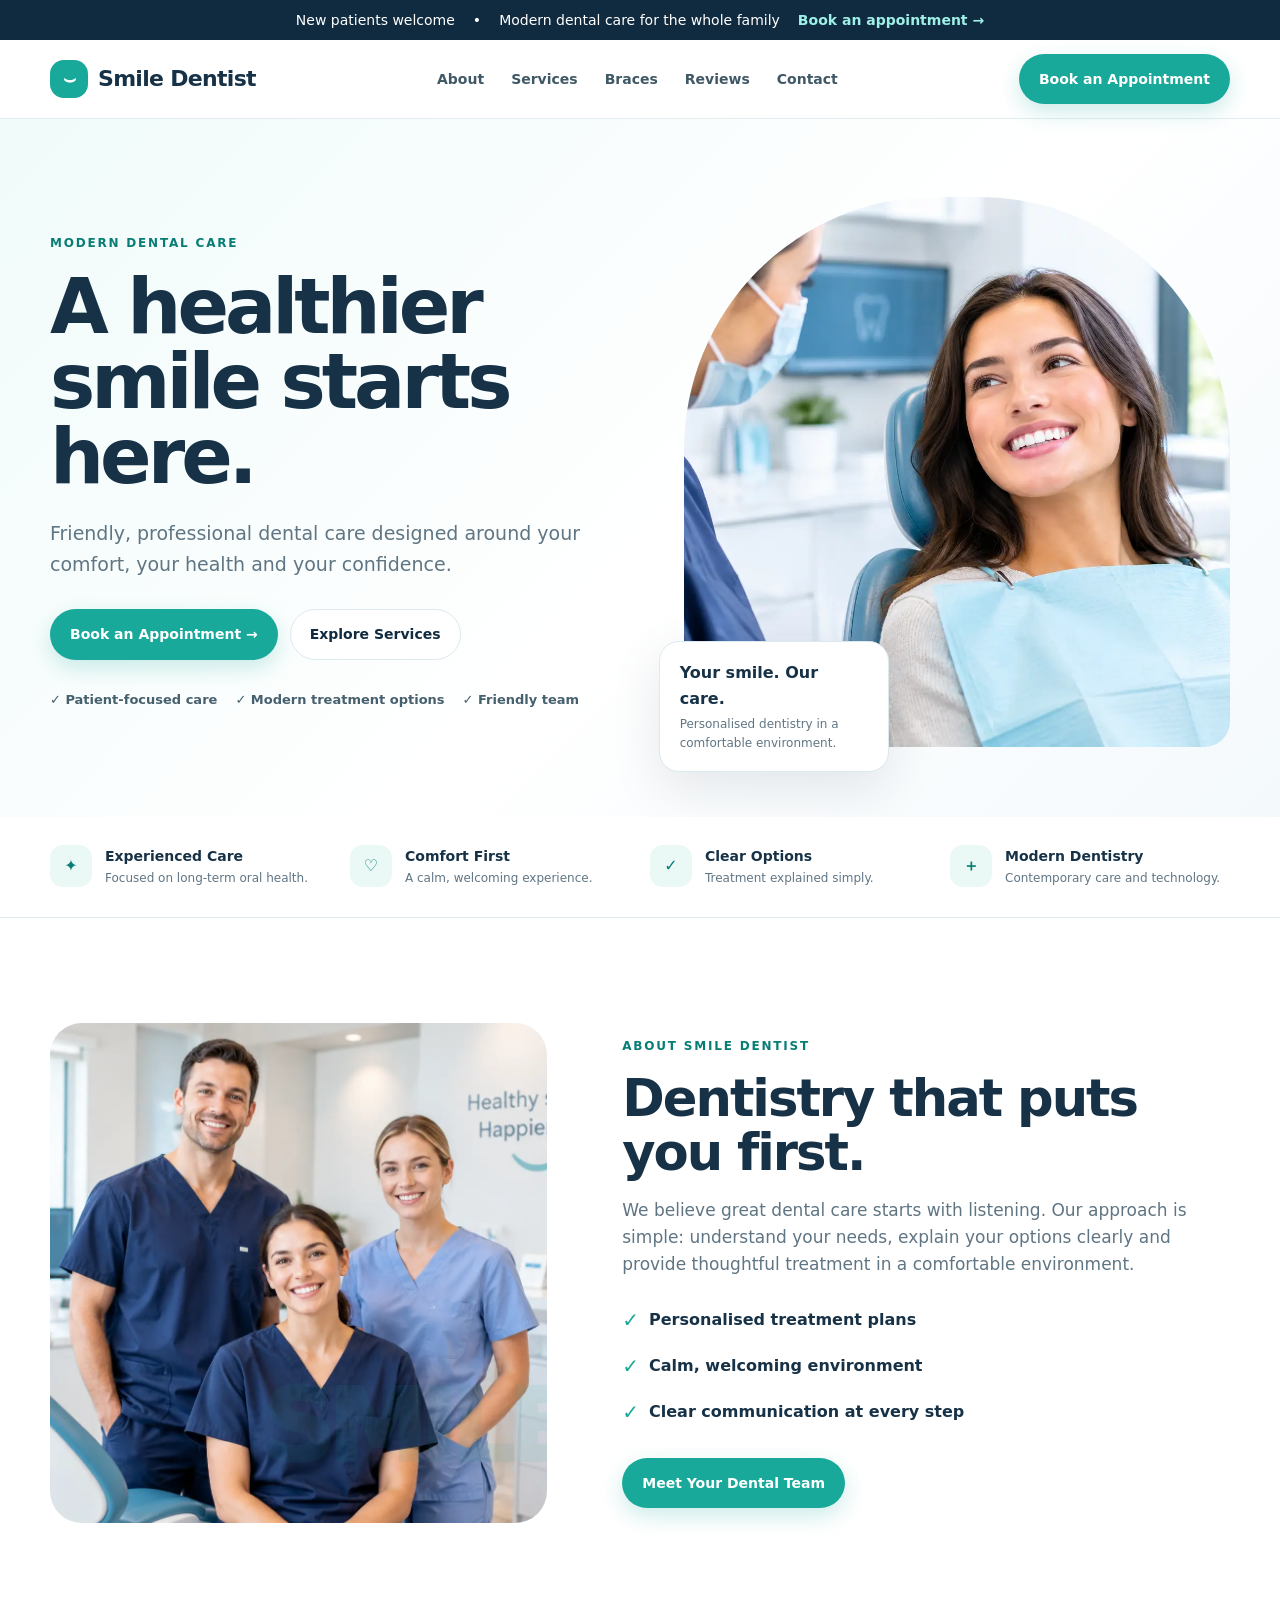
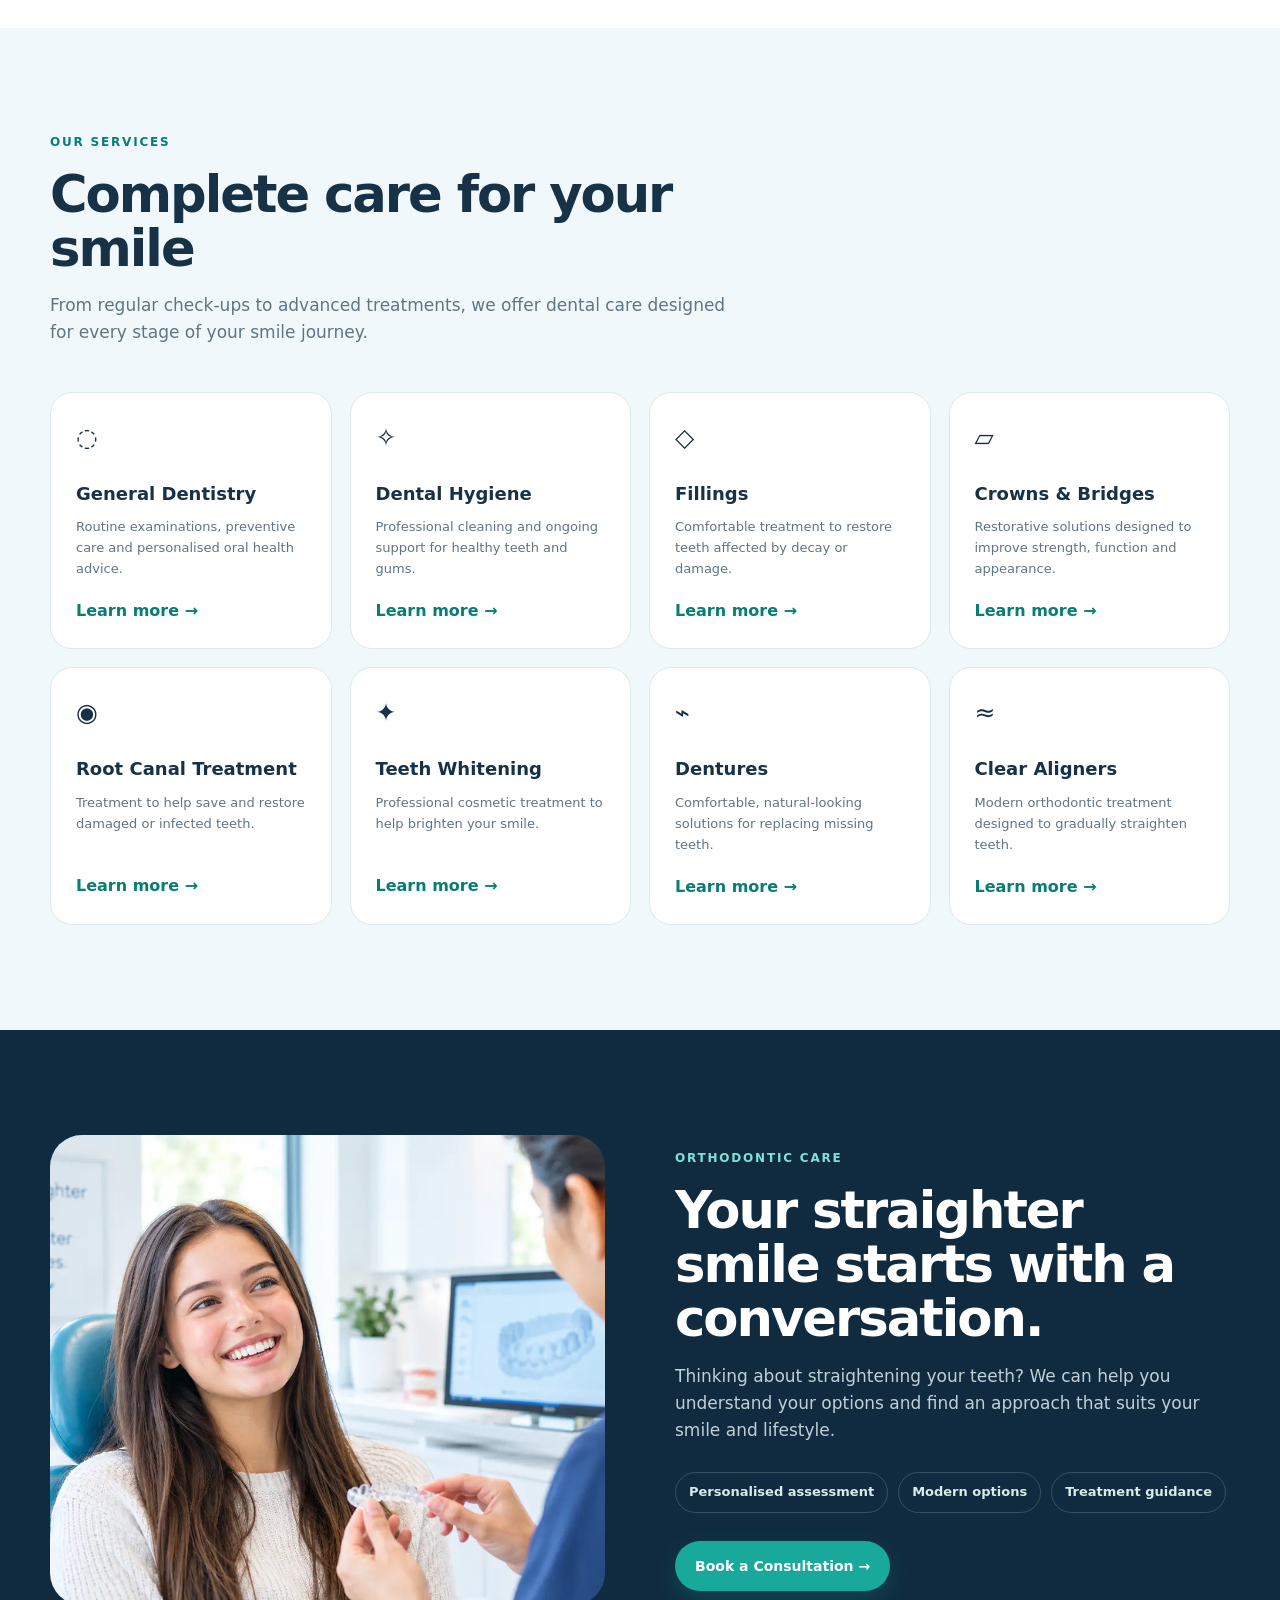
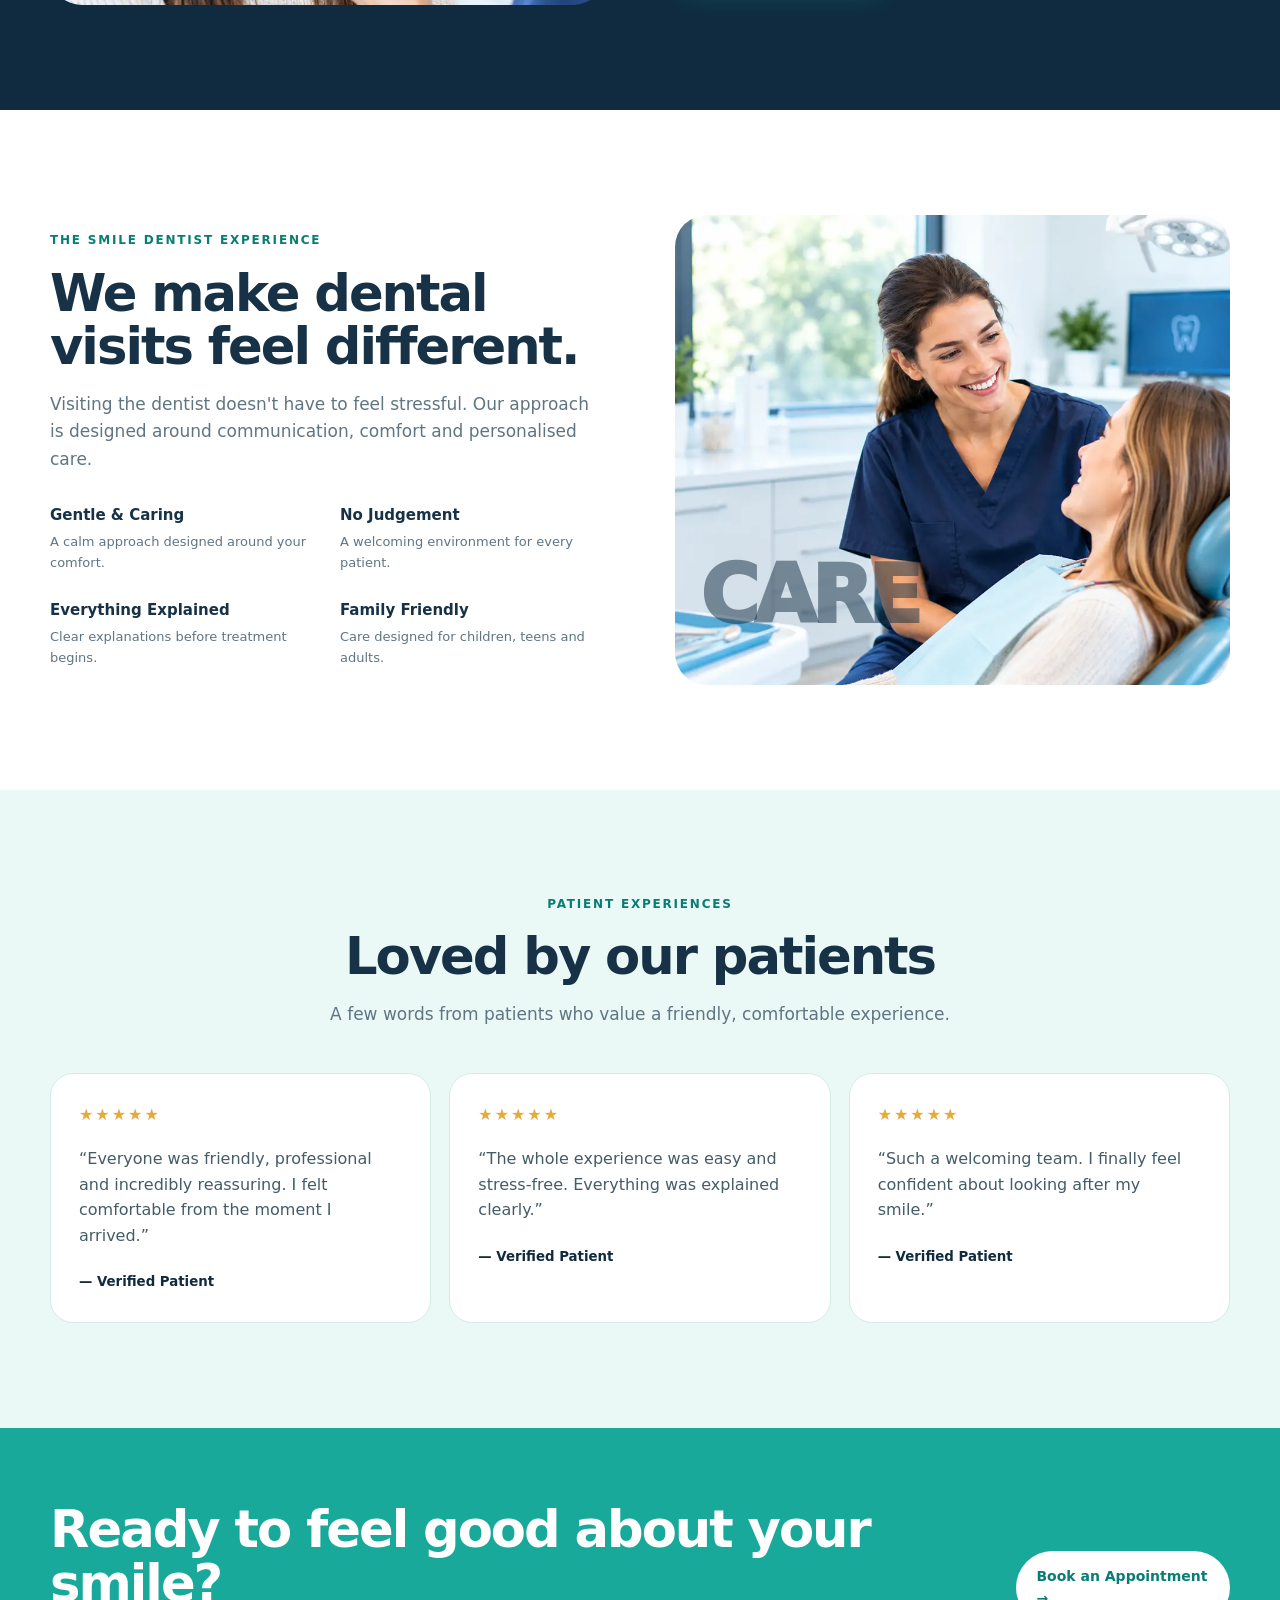
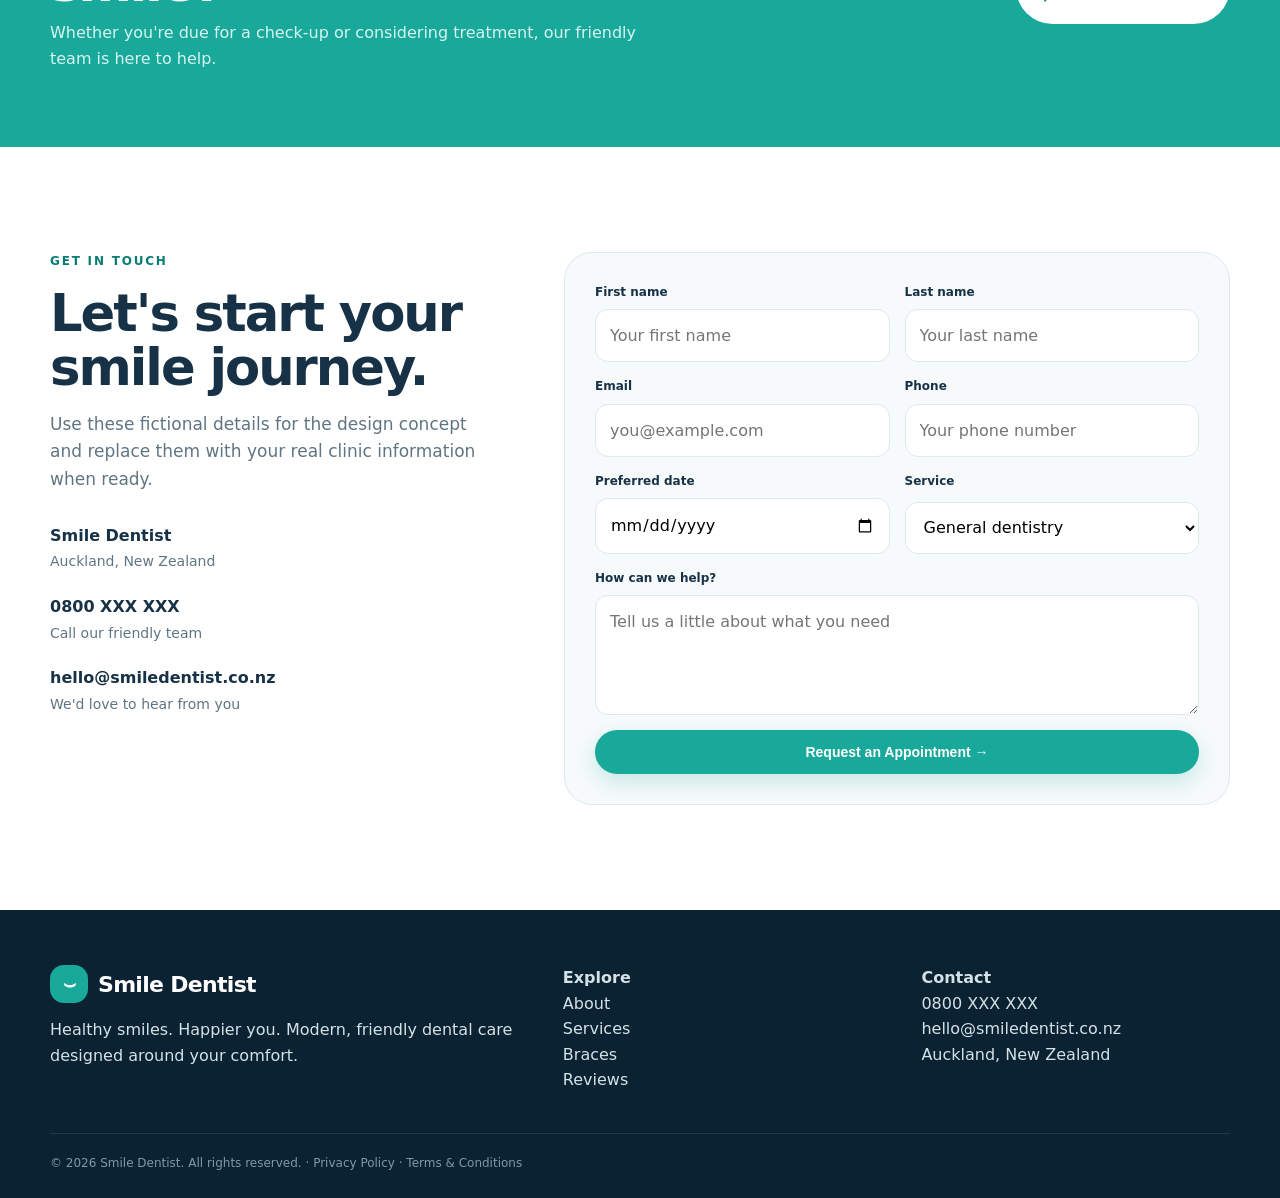
<file: demo/dentist/index.html>
<!DOCTYPE html>
<html lang="en">

<head>
  <meta charset="UTF-8">
  <meta name="viewport" content="width=device-width, initial-scale=1.0">
  <title>Smile Dentist — Healthy smiles. Happier you.</title>
  <meta name="description" content="Smile Dentist — modern, friendly dental care designed around your comfort.">
  <style>
    :root {
      --navy: #102b3f;
      --teal: #19a99a;
      --teal-dark: #087d75;
      --mint: #eaf8f6;
      --sky: #f1f8fb;
      --cream: #fffaf3;
      --text: #173247;
      --muted: #607583;
      --white: #fff;
      --line: #dce9ed;
      --shadow: 0 18px 50px rgba(16, 43, 63, .10);
      --radius: 24px;
      --max: 1180px;
    }

    * {
      box-sizing: border-box;
      margin: 0;
      padding: 0
    }

    html {
      scroll-behavior: smooth
    }

    body {
      font-family: Inter, ui-sans-serif, system-ui, -apple-system, BlinkMacSystemFont, "Segoe UI", sans-serif;
      color: var(--text);
      background: #fff;
      line-height: 1.6
    }

    a {
      text-decoration: none;
      color: inherit
    }

    img {
      max-width: 100%;
      display: block
    }

    .container {
      width: min(calc(100% - 40px), var(--max));
      margin: auto
    }

    .topbar {
      background: var(--navy);
      color: #fff;
      font-size: 14px
    }

    .topbar .container {
      min-height: 40px;
      display: flex;
      justify-content: center;
      align-items: center;
      gap: 18px
    }

    .topbar a {
      font-weight: 700;
      color: #9ff0e8
    }

    header {
      position: sticky;
      top: 0;
      z-index: 20;
      background: rgba(255, 255, 255, .94);
      backdrop-filter: blur(14px);
      border-bottom: 1px solid rgba(220, 233, 237, .8)
    }

    .nav {
      height: 78px;
      display: flex;
      align-items: center;
      justify-content: space-between;
      gap: 30px
    }

    .logo {
      display: flex;
      align-items: center;
      gap: 10px;
      font-size: 22px;
      font-weight: 850;
      letter-spacing: -.7px
    }

    .logo-mark {
      width: 38px;
      height: 38px;
      border-radius: 14px;
      background: var(--teal);
      display: grid;
      place-items: center;
      color: #fff;
      font-size: 20px
    }

    .navlinks {
      display: flex;
      align-items: center;
      gap: 27px;
      font-size: 14px;
      font-weight: 700;
      color: #405866
    }

    .navlinks a:hover {
      color: var(--teal-dark)
    }

    .btn {
      display: inline-flex;
      align-items: center;
      justify-content: center;
      gap: 9px;
      padding: 13px 19px;
      border-radius: 999px;
      font-weight: 800;
      font-size: 14px;
      border: 1px solid transparent;
      transition: .25s;
      cursor: pointer
    }

    .btn-primary {
      background: var(--teal);
      color: #fff;
      box-shadow: 0 8px 22px rgba(25, 169, 154, .22)
    }

    .btn-primary:hover {
      transform: translateY(-2px);
      background: var(--teal-dark)
    }

    .btn-outline {
      border-color: var(--line);
      background: #fff;
      color: var(--navy)
    }

    .btn-outline:hover {
      border-color: var(--teal);
      color: var(--teal-dark)
    }

    .menu {
      display: none;
      background: none;
      border: 0;
      font-size: 27px;
      color: var(--navy)
    }

    .hero {
      background: linear-gradient(135deg, #f0fbfa 0%, #fff 56%, #f4f9fc 100%);
      padding: 78px 0 70px;
      overflow: hidden
    }

    .hero-grid {
      display: grid;
      grid-template-columns: 1.02fr .98fr;
      align-items: center;
      gap: 65px
    }

    .eyebrow {
      font-size: 12px;
      letter-spacing: 1.8px;
      font-weight: 900;
      color: var(--teal-dark);
      margin-bottom: 16px
    }

    h1 {
      font-size: clamp(48px, 6vw, 76px);
      line-height: .99;
      letter-spacing: -4px;
      max-width: 680px;
      margin-bottom: 24px
    }

    .lead {
      font-size: 19px;
      color: var(--muted);
      max-width: 570px
    }

    .actions {
      display: flex;
      gap: 12px;
      flex-wrap: wrap;
      margin: 30px 0
    }

    .trust-mini {
      display: flex;
      gap: 18px;
      flex-wrap: wrap;
      color: #46606e;
      font-size: 13px;
      font-weight: 700
    }

    .hero-visual {
      position: relative;
    }

    .hero-visual .img-wrap {
      border-radius: 46% 46% 26px 26px;
      overflow: hidden;
      height: 550px;
    }

    .hero-visual img {
      object-fit: cover;
      object-position: center 32%;
      height: 100%;
    }

    .photo {
      height: 540px;
      border-radius: 36px;
      background:
        linear-gradient(150deg, rgba(16, 43, 63, .02), rgba(25, 169, 154, .10)),
        radial-gradient(circle at 30% 25%, #d4f4ee 0 13%, transparent 14%),
        linear-gradient(135deg, #dceff2, #fff 60%, #dff5ef);
      position: relative;
      overflow: hidden;
      box-shadow: var(--shadow)
    }

    .photo:before {
      content: "";
      position: absolute;
      width: 280px;
      height: 280px;
      border-radius: 50%;
      background: #fff;
      right: -70px;
      top: -70px;
      opacity: .7
    }

    .person {
      position: absolute;
      left: 14%;
      bottom: -25px;
      width: 72%;
      height: 82%;
      border-radius: 45% 45% 0 0;
      background: linear-gradient(155deg, #fff, #e6f3f3);
      box-shadow: 0 -10px 50px rgba(16, 43, 63, .08)
    }

    .person:before {
      content: "";
      position: absolute;
      width: 190px;
      height: 210px;
      left: 50%;
      transform: translateX(-50%);
      top: 9%;
      border-radius: 48% 48% 45% 45%;
      background: #f0c5a8;
      box-shadow: inset 0 -16px 0 rgba(140, 74, 53, .06)
    }

    .person:after {
      content: "";
      position: absolute;
      width: 95px;
      height: 20px;
      left: 50%;
      transform: translateX(-50%);
      top: 40%;
      border-radius: 0 0 50px 50px;
      background: #fff;
      border-bottom: 5px solid #d98984
    }

    .float-card {
      position: absolute;
      left: -25px;
      bottom: -25px;
      background: #fff;
      border: 1px solid var(--line);
      padding: 18px 20px;
      border-radius: 20px;
      box-shadow: var(--shadow);
      max-width: 230px
    }

    .float-card strong {
      display: block;
      font-size: 16px
    }

    .float-card span {
      display: block;
      color: var(--muted);
      font-size: 12px;
      margin-top: 3px
    }

    .trust {
      padding: 28px 0;
      border-bottom: 1px solid var(--line)
    }

    .trust-grid {
      display: grid;
      grid-template-columns: repeat(4, 1fr);
      gap: 20px
    }

    .trust-item {
      display: flex;
      gap: 13px;
      align-items: flex-start
    }

    .icon {
      width: 42px;
      height: 42px;
      flex: none;
      border-radius: 13px;
      background: var(--mint);
      color: var(--teal-dark);
      display: grid;
      place-items: center;
      font-weight: 900
    }

    .trust-item h3 {
      font-size: 14px;
      margin-bottom: 2px
    }

    .trust-item p {
      font-size: 12px;
      color: var(--muted)
    }

    section {
      padding: 105px 0
    }

    .section-head {
      max-width: 680px;
      margin-bottom: 45px
    }

    .section-head.center {
      text-align: center;
      margin-left: auto;
      margin-right: auto
    }

    h2 {
      font-size: clamp(35px, 4vw, 52px);
      line-height: 1.05;
      letter-spacing: -2px;
      margin-bottom: 17px
    }

    .section-copy {
      color: var(--muted);
      font-size: 17px
    }

    .about {
      background: #fff
    }

    .about-grid {
      display: grid;
      grid-template-columns: .9fr 1.1fr;
      gap: 75px;
      align-items: center
    }

    .about-image {
      height: 500px;
      border-radius: 32px;
      background: linear-gradient(145deg, #e7f7f4, #f5f9fb);
      position: relative;
      overflow: hidden;
      background-image: url('images/Smiling\ Dental\ Team.webp');
      background-size: cover;
      background-repeat: no-repeat;
      background-position: 65%;
    }

    .about-image:after {
      content: "SMILE";
      position: absolute;
      right: -20px;
      bottom: 15px;
      font-size: 100px;
      font-weight: 950;
      letter-spacing: -7px;
      color: rgba(25, 169, 154, .08)
    }

    .checks {
      display: grid;
      gap: 14px;
      margin: 25px 0 30px
    }

    .check {
      display: flex;
      gap: 10px;
      align-items: center;
      font-weight: 700
    }

    .check b {
      color: var(--teal);
      font-size: 20px
    }

    .services {
      background: var(--sky)
    }

    .service-grid {
      display: grid;
      grid-template-columns: repeat(4, 1fr);
      gap: 18px
    }

    .card {
      background: #fff;
      border: 1px solid var(--line);
      border-radius: 22px;
      padding: 25px;
      transition: .25s
    }

    .card:hover {
      transform: translateY(-5px);
      box-shadow: var(--shadow);
      border-color: #bce7e2
    }

    .card .service-icon {
      font-size: 25px;
      margin-bottom: 22px
    }

    .card h3 {
      font-size: 18px;
      margin-bottom: 9px
    }

    .card p {
      font-size: 13px;
      color: var(--muted);
      min-height: 62px
    }

    .arrow {
      display: inline-block;
      margin-top: 18px;
      color: var(--teal-dark);
      font-weight: 900
    }

    .ortho {
      background: var(--navy);
      color: #fff
    }

    .ortho .section-copy {
      color: #bfd0d8
    }

    .ortho-grid {
      display: grid;
      grid-template-columns: 1fr 1fr;
      gap: 70px;
      align-items: center
    }

    .ortho-image {
      height: 470px;
      border-radius: 32px;
      background: linear-gradient(135deg, #bfeee7, #edf9f8);
      position: relative;
      overflow: hidden;
      background-image: url('images/Orthodontic\ Care.webp');
      background-position: center;
      background-repeat: no-repeat;
      background-size: cover;
    }

    /* .ortho-image:before {
      content: "";
      position: absolute;
      width: 250px;
      height: 330px;
      left: 50%;
      bottom: -35px;
      transform: translateX(-50%);
      border-radius: 45% 45% 0 0;
      background: #fff
    } */

    /* .ortho-image:after {
      content: "";
      position: absolute;
      width: 120px;
      height: 135px;
      left: 50%;
      top: 72px;
      transform: translateX(-50%);
      border-radius: 50%;
      background: #efc4a8
    } */

    .pills {
      display: flex;
      flex-wrap: wrap;
      gap: 10px;
      margin: 28px 0
    }

    .pill {
      padding: 9px 13px;
      border: 1px solid rgba(255, 255, 255, .17);
      border-radius: 999px;
      color: #d7ecea;
      font-size: 13px;
      font-weight: 700
    }

    .pricing {
      background: var(--cream);
      display: none;
    }

    .price-grid {
      display: grid;
      grid-template-columns: repeat(4, 1fr);
      gap: 18px
    }

    .price {
      background: #fff;
      border: 1px solid #eadfd1;
      border-radius: 23px;
      padding: 28px
    }

    .price small {
      color: var(--muted);
      font-weight: 700
    }

    .price h3 {
      font-size: 19px;
      margin: 10px 0
    }

    .amount {
      font-size: 28px;
      font-weight: 900;
      color: var(--navy)
    }

    .price p {
      font-size: 13px;
      color: var(--muted);
      margin-top: 10px
    }

    .experience {
      background: #fff
    }

    .experience-grid {
      display: grid;
      grid-template-columns: 1fr 1fr;
      gap: 70px;
      align-items: center
    }

    .experience-image {
      height: 470px;
      border-radius: 32px;
      background: linear-gradient(140deg, #edf8f7, #eef4fa);
      position: relative;
      overflow: hidden;
      background-image: url(images/Friendly\ Dental\ Consultation.webp);
      background-position: right;
      background-repeat: no-repeat;
      background-size: cover;
    }

    /* .experience-image:before {
      content: "";
      position: absolute;
      inset: 55px 55px auto auto;
      width: 230px;
      height: 230px;
      border-radius: 50%;
      background: #fff
    } */

    .experience-image:after {
      content: "CARE";
      position: absolute;
      bottom: 25px;
      left: 25px;
      font-size: 80px;
      font-weight: 950;
      color: rgba(16, 43, 63, .5);
      letter-spacing: -5px
    }

    .features {
      display: grid;
      grid-template-columns: 1fr 1fr;
      gap: 25px;
      margin-top: 30px
    }

    .feature h3 {
      font-size: 15px;
      margin-bottom: 5px
    }

    .feature p {
      font-size: 13px;
      color: var(--muted)
    }

    .reviews {
      background: var(--mint)
    }

    .review-grid {
      display: grid;
      grid-template-columns: repeat(3, 1fr);
      gap: 18px
    }

    .review {
      background: #fff;
      border-radius: 23px;
      padding: 28px;
      border: 1px solid #d5ebe8
    }

    .stars {
      color: #e7a93c;
      letter-spacing: 2px;
      margin-bottom: 18px
    }

    .review p {
      font-size: 16px;
      color: #435c68;
      margin-bottom: 20px
    }

    .review small {
      font-weight: 800;
      color: var(--navy)
    }

    .cta {
      padding: 75px 0;
      background: var(--teal);
      color: #fff
    }

    .cta-inner {
      display: flex;
      justify-content: space-between;
      align-items: center;
      gap: 35px
    }

    .cta h2 {
      margin-bottom: 10px
    }

    .cta p {
      color: #d7f4f1;
      max-width: 600px
    }

    .cta .btn-primary {
      background: #fff;
      color: var(--teal-dark);
      box-shadow: none
    }

    .contact {
      background: #fff
    }

    .contact-grid {
      display: grid;
      grid-template-columns: .8fr 1.2fr;
      gap: 70px
    }

    .contact-info {
      display: grid;
      gap: 20px;
      margin-top: 30px
    }

    .contact-item strong {
      display: block
    }

    .contact-item span {
      color: var(--muted);
      font-size: 14px
    }

    .form {
      display: grid;
      grid-template-columns: 1fr 1fr;
      gap: 15px;
      background: #f7fafb;
      border: 1px solid var(--line);
      padding: 30px;
      border-radius: 28px
    }

    .field {
      display: grid;
      gap: 7px
    }

    .field.full {
      grid-column: 1/-1
    }

    .field label {
      font-size: 12px;
      font-weight: 800
    }

    .field input,
    .field select,
    .field textarea {
      width: 100%;
      border: 1px solid var(--line);
      border-radius: 13px;
      padding: 13px 14px;
      background: #fff;
      font: inherit;
      outline: none
    }

    .field textarea {
      min-height: 120px;
      resize: vertical
    }

    .field input:focus,
    .field select:focus,
    .field textarea:focus {
      border-color: var(--teal)
    }

    footer {
      background: #0b2232;
      color: #d4e2e7;
      padding: 55px 0 25px
    }

    .footer-grid {
      display: grid;
      grid-template-columns: 1.5fr 1fr 1fr;
      gap: 50px
    }

    .footer-logo {
      color: #fff;
      margin-bottom: 14px
    }

    .footer p {
      color: #9fb3bd;
      font-size: 13px;
      max-width: 360px
    }

    .footer h4 {
      color: #fff;
      margin-bottom: 13px
    }

    .footer a {
      display: block;
      color: #9fb3bd;
      font-size: 13px;
      margin: 7px 0
    }

    .footer a:hover {
      color: #fff
    }

    .copyright {
      border-top: 1px solid rgba(255, 255, 255, .1);
      margin-top: 40px;
      padding-top: 20px;
      color: #7f99a5;
      font-size: 12px
    }

    @media(max-width:950px) {
      .navlinks {
        display: none
      }

      .menu {
        display: block
      }

      .hero-grid,
      .about-grid,
      .ortho-grid,
      .experience-grid,
      .contact-grid {
        grid-template-columns: 1fr
      }

      .hero {
        padding-top: 55px
      }

      .hero-visual {
        max-width: 650px;
        margin: auto
      }

      .trust-grid,
      .service-grid,
      .price-grid {
        grid-template-columns: repeat(2, 1fr)
      }

      .review-grid {
        grid-template-columns: 1fr
      }

      .footer-grid {
        grid-template-columns: 1fr 1fr
      }

      .cta-inner {
        flex-direction: column;
        align-items: flex-start
      }
    }

    @media(max-width:620px) {
      .container {
        width: min(calc(100% - 28px), var(--max))
      }

      .topbar {
        font-size: 12px
      }

      .nav {
        height: 68px
      }

      .nav .btn {
        display: none
      }

      h1 {
        font-size: 47px;
        letter-spacing: -2.7px
      }

      .lead {
        font-size: 17px
      }

      .photo {
        height: 410px
      }

      .float-card {
        left: 12px;
        bottom: 18px
      }

      .trust-grid,
      .service-grid,
      .price-grid,
      .features,
      .form,
      .footer-grid {
        grid-template-columns: 1fr
      }

      section {
        padding: 75px 0
      }

      .about-image,
      .ortho-image,
      .experience-image {
        height: 350px
      }

      .cta {
        padding: 60px 0
      }

      .field.full {
        grid-column: auto
      }
    }

    /* Add this to your CSS stylesheet */
    .demo-watermark {
      position: fixed;
      top: 50%;
      left: 50%;
      transform: translate(-50%, -50%) rotate(-45deg);
      font-family: sans-serif;
      font-size: 5rem;
      font-weight: bold;
      color: rgba(0, 0, 0, 0.25);
      /* Very faint black */
      white-space: nowrap;
      pointer-events: none;
      /* Allows users to click buttons behind it */
      z-index: 9999;
      /* Keeps it on top of all other elements */
      user-select: none;
      /* Prevents text selection */
    }
  </style>
</head>

<body>
  <!-- <div class="demo-watermark">DEMO PURPOSE ONLY</div> -->
  <div class="topbar">
    <div class="container">New patients welcome <span>•</span> Modern dental care for the whole family <a
        href="#contact">Book an appointment →</a></div>
  </div>

  <header>
    <div class="container nav">
      <a class="logo" href="#"><span class="logo-mark">⌣</span>Smile Dentist</a>
      <nav class="navlinks">
        <a href="#about">About</a><a href="#services">Services</a><a href="#braces">Braces</a><a
          href="#reviews">Reviews</a><a href="#contact">Contact</a>
      </nav>
      <a class="btn btn-primary" href="#contact">Book an Appointment</a>
      <button class="menu" aria-label="Open menu">☰</button>
    </div>
  </header>

  <main>
    <section class="hero">
      <div class="container hero-grid">
        <div>
          <div class="eyebrow">MODERN DENTAL CARE</div>
          <h1>A healthier smile starts here.</h1>
          <p class="lead">Friendly, professional dental care designed around your comfort, your health and your
            confidence.</p>
          <div class="actions"><a class="btn btn-primary" href="#contact">Book an Appointment →</a><a
              class="btn btn-outline" href="#services">Explore Services</a></div>
          <div class="trust-mini"><span>✓ Patient-focused care</span><span>✓ Modern treatment options</span><span>✓
              Friendly team</span></div>
        </div>
        <div class="hero-visual">
          <div class="img-wrap">
            <img src="images/hero-image.webp">
          </div>
          <div class="photo" style="display: none;">
            <div class="person"></div>
          </div>
          <div class="float-card"><strong>Your smile. Our care.</strong><span>Personalised dentistry in a comfortable
              environment.</span></div>
        </div>
      </div>
    </section>

    <section class="trust">
      <div class="container trust-grid">
        <div class="trust-item">
          <div class="icon">✦</div>
          <div>
            <h3>Experienced Care</h3>
            <p>Focused on long-term oral health.</p>
          </div>
        </div>
        <div class="trust-item">
          <div class="icon">♡</div>
          <div>
            <h3>Comfort First</h3>
            <p>A calm, welcoming experience.</p>
          </div>
        </div>
        <div class="trust-item">
          <div class="icon">✓</div>
          <div>
            <h3>Clear Options</h3>
            <p>Treatment explained simply.</p>
          </div>
        </div>
        <div class="trust-item">
          <div class="icon">＋</div>
          <div>
            <h3>Modern Dentistry</h3>
            <p>Contemporary care and technology.</p>
          </div>
        </div>
      </div>
    </section>

    <section id="about" class="about">
      <div class="container about-grid">
        <div class="about-image"></div>
        <div>
          <div class="eyebrow">ABOUT SMILE DENTIST</div>
          <h2>Dentistry that puts you first.</h2>
          <p class="section-copy">We believe great dental care starts with listening. Our approach is simple: understand
            your needs, explain your options clearly and provide thoughtful treatment in a comfortable environment.</p>
          <div class="checks">
            <div class="check"><b>✓</b> Personalised treatment plans</div>
            <div class="check"><b>✓</b> Calm, welcoming environment</div>
            <div class="check"><b>✓</b> Clear communication at every step</div>
          </div>
          <a class="btn btn-primary" href="#contact">Meet Your Dental Team</a>
        </div>
      </div>
    </section>

    <section id="services" class="services">
      <div class="container">
        <div class="section-head">
          <div class="eyebrow">OUR SERVICES</div>
          <h2>Complete care for your smile</h2>
          <p class="section-copy">From regular check-ups to advanced treatments, we offer dental care designed for every
            stage of your smile journey.</p>
        </div>
        <div class="service-grid">
          <article class="card">
            <div class="service-icon">◌</div>
            <h3>General Dentistry</h3>
            <p>Routine examinations, preventive care and personalised oral health advice.</p><a class="arrow"
              href="#contact">Learn more →</a>
          </article>
          <article class="card">
            <div class="service-icon">✧</div>
            <h3>Dental Hygiene</h3>
            <p>Professional cleaning and ongoing support for healthy teeth and gums.</p><a class="arrow"
              href="#contact">Learn more →</a>
          </article>
          <article class="card">
            <div class="service-icon">◇</div>
            <h3>Fillings</h3>
            <p>Comfortable treatment to restore teeth affected by decay or damage.</p><a class="arrow"
              href="#contact">Learn more →</a>
          </article>
          <article class="card">
            <div class="service-icon">▱</div>
            <h3>Crowns & Bridges</h3>
            <p>Restorative solutions designed to improve strength, function and appearance.</p><a class="arrow"
              href="#contact">Learn more →</a>
          </article>
          <article class="card">
            <div class="service-icon">◉</div>
            <h3>Root Canal Treatment</h3>
            <p>Treatment to help save and restore damaged or infected teeth.</p><a class="arrow" href="#contact">Learn
              more →</a>
          </article>
          <article class="card">
            <div class="service-icon">✦</div>
            <h3>Teeth Whitening</h3>
            <p>Professional cosmetic treatment to help brighten your smile.</p><a class="arrow" href="#contact">Learn
              more →</a>
          </article>
          <article class="card">
            <div class="service-icon">⌁</div>
            <h3>Dentures</h3>
            <p>Comfortable, natural-looking solutions for replacing missing teeth.</p><a class="arrow"
              href="#contact">Learn more →</a>
          </article>
          <article class="card">
            <div class="service-icon">≈</div>
            <h3>Clear Aligners</h3>
            <p>Modern orthodontic treatment designed to gradually straighten teeth.</p><a class="arrow"
              href="#contact">Learn more →</a>
          </article>
        </div>
      </div>
    </section>

    <section id="braces" class="ortho">
      <div class="container ortho-grid">
        <div class="ortho-image"></div>
        <div>
          <div class="eyebrow" style="color:#7ee2d7">ORTHODONTIC CARE</div>
          <h2>Your straighter smile starts with a conversation.</h2>
          <p class="section-copy">Thinking about straightening your teeth? We can help you understand your options and
            find an approach that suits your smile and lifestyle.</p>
          <div class="pills"><span class="pill">Personalised assessment</span><span class="pill">Modern
              options</span><span class="pill">Treatment guidance</span></div>
          <a class="btn btn-primary" href="#contact">Book a Consultation →</a>
        </div>
      </div>
    </section>

    <section class="pricing">
      <div class="container">
        <div class="section-head center">
          <div class="eyebrow">TRANSPARENT CARE</div>
          <h2>Clear treatment. No surprises.</h2>
          <p class="section-copy">Illustrative pricing for this website concept. Actual costs vary according to
            individual needs.</p>
        </div>
        <div class="price-grid">
          <div class="price"><small>Routine care</small>
            <h3>Dental Check-up</h3>
            <div class="amount">From $99</div>
            <p>Routine examination and personalised oral health assessment.</p>
          </div>
          <div class="price"><small>Cosmetic</small>
            <h3>Professional Whitening</h3>
            <div class="amount">From $349</div>
            <p>A professional approach to achieving a brighter smile.</p>
          </div>
          <div class="price"><small>Restorative</small>
            <h3>Dental Fillings</h3>
            <div class="amount">From $199</div>
            <p>Treatment pricing depends on individual needs.</p>
          </div>
          <div class="price"><small>Orthodontics</small>
            <h3>Clear Aligners</h3>
            <div class="amount">From $4,500</div>
            <p>Personalised orthodontic treatment.</p>
          </div>
        </div>
      </div>
    </section>

    <section class="experience">
      <div class="container experience-grid">
        <div>
          <div class="eyebrow">THE SMILE DENTIST EXPERIENCE</div>
          <h2>We make dental visits feel different.</h2>
          <p class="section-copy">Visiting the dentist doesn't have to feel stressful. Our approach is designed around
            communication, comfort and personalised care.</p>
          <div class="features">
            <div class="feature">
              <h3>Gentle & Caring</h3>
              <p>A calm approach designed around your comfort.</p>
            </div>
            <div class="feature">
              <h3>No Judgement</h3>
              <p>A welcoming environment for every patient.</p>
            </div>
            <div class="feature">
              <h3>Everything Explained</h3>
              <p>Clear explanations before treatment begins.</p>
            </div>
            <div class="feature">
              <h3>Family Friendly</h3>
              <p>Care designed for children, teens and adults.</p>
            </div>
          </div>
        </div>
        <div class="experience-image"></div>
      </div>
    </section>

    <section id="reviews" class="reviews">
      <div class="container">
        <div class="section-head center">
          <div class="eyebrow">PATIENT EXPERIENCES</div>
          <h2>Loved by our patients</h2>
          <p class="section-copy">A few words from patients who value a friendly, comfortable experience.</p>
        </div>
        <div class="review-grid">
          <div class="review">
            <div class="stars">★★★★★</div>
            <p>“Everyone was friendly, professional and incredibly reassuring. I felt comfortable from the moment I
              arrived.”</p><small>— Verified Patient</small>
          </div>
          <div class="review">
            <div class="stars">★★★★★</div>
            <p>“The whole experience was easy and stress-free. Everything was explained clearly.”</p><small>— Verified
              Patient</small>
          </div>
          <div class="review">
            <div class="stars">★★★★★</div>
            <p>“Such a welcoming team. I finally feel confident about looking after my smile.”</p><small>— Verified
              Patient</small>
          </div>
        </div>
      </div>
    </section>

    <section class="cta">
      <div class="container cta-inner">
        <div>
          <h2>Ready to feel good about your smile?</h2>
          <p>Whether you're due for a check-up or considering treatment, our friendly team is here to help.</p>
        </div><a class="btn btn-primary" href="#contact">Book an Appointment →</a>
      </div>
    </section>

    <section id="contact" class="contact">
      <div class="container contact-grid">
        <div>
          <div class="eyebrow">GET IN TOUCH</div>
          <h2>Let's start your smile journey.</h2>
          <p class="section-copy">Use these fictional details for the design concept and replace them with your real
            clinic information when ready.</p>
          <div class="contact-info">
            <div class="contact-item"><strong>Smile Dentist</strong><span>Auckland, New Zealand</span></div>
            <div class="contact-item"><strong>0800 XXX XXX</strong><span>Call our friendly team</span></div>
            <div class="contact-item"><strong>hello@smiledentist.co.nz</strong><span>We'd love to hear from you</span>
            </div>
          </div>
        </div>
        <form class="form"
          onsubmit="event.preventDefault(); alert('Thanks! This demo form is ready to connect to your booking system.');">
          <div class="field"><label>First name</label><input required placeholder="Your first name"></div>
          <div class="field"><label>Last name</label><input required placeholder="Your last name"></div>
          <div class="field"><label>Email</label><input type="email" required placeholder="you@example.com"></div>
          <div class="field"><label>Phone</label><input placeholder="Your phone number"></div>
          <div class="field"><label>Preferred date</label><input type="date"></div>
          <div class="field"><label>Service</label><select>
              <option>General dentistry</option>
              <option>Dental hygiene</option>
              <option>Whitening</option>
              <option>Braces / aligners</option>
              <option>Other</option>
            </select></div>
          <div class="field full"><label>How can we help?</label><textarea
              placeholder="Tell us a little about what you need"></textarea></div>
          <div class="field full"><button class="btn btn-primary" type="submit">Request an Appointment →</button></div>
        </form>
      </div>
    </section>
  </main>

  <footer>
    <div class="container">
      <div class="footer-grid">
        <div><a class="logo footer-logo" href="#"><span class="logo-mark">⌣</span>Smile Dentist</a>
          <p>Healthy smiles. Happier you. Modern, friendly dental care designed around your comfort.</p>
        </div>
        <div>
          <h4>Explore</h4>
          <a href="#about">About</a><br />
          <a href="#services">Services</a><br />
          <a href="#braces">Braces</a><br />
          <a href="#reviews">Reviews</a>
        </div>
        <div>
          <h4>Contact</h4>
          <a href="tel:0800XXXXXX">0800 XXX XXX</a><br />
          <a href="mailto:hello@smiledentist.co.nz">hello@smiledentist.co.nz</a><br />
          <a href="#contact">Auckland, New Zealand</a>
        </div>
      </div>
      <div class="copyright">© 2026 Smile Dentist. All rights reserved. · Privacy Policy · Terms & Conditions</div>
    </div>
  </footer>
</body>

</html>
</file>
<file: css/style-min.css>
@layer properties;
 @layer theme, base, components, utilities;

 @layer theme {

     :root,
     :host {
         --font-sans: ui-sans-serif, system-ui, sans-serif, "Apple Color Emoji", "Segoe UI Emoji", "Segoe UI Symbol", "Noto Color Emoji";
         --font-mono: ui-monospace, SFMono-Regular, Menlo, Monaco, Consolas, "Liberation Mono", "Courier New", monospace;
         --spacing: .25rem;
         --default-transition-duration: 150ms;
         --default-transition-timing-function: cubic-bezier(.4, 0, .2, 1);
         --default-font-family: var(--font-sans);
         --default-mono-font-family: var(--font-mono)
     }
 }

 @layer base {

     *,
     ::after,
     ::before,
     ::backdrop,
     ::file-selector-button {
         box-sizing: border-box;
         margin: 0;
         padding: 0;
         border: 0 solid
     }

     html,
     :host {
         line-height: 1.5;
         -webkit-text-size-adjust: 100%;
         tab-size: 4;
         font-family: var(--default-font-family, ui-sans-serif, system-ui, sans-serif, "Apple Color Emoji", "Segoe UI Emoji", "Segoe UI Symbol", "Noto Color Emoji");
         font-feature-settings: var(--default-font-feature-settings, normal);
         font-variation-settings: var(--default-font-variation-settings, normal);
         -webkit-tap-highlight-color: transparent
     }

     hr {
         height: 0;
         color: inherit;
         border-top-width: 1px
     }

     abbr:where([title]) {
         -webkit-text-decoration: underline dotted;
         text-decoration: underline dotted
     }

     h1,
     h2,
     h3,
     h4,
     h5,
     h6 {
         font-size: inherit;
         font-weight: inherit
     }

     a {
         color: inherit;
         -webkit-text-decoration: inherit;
         text-decoration: inherit
     }

     b,
     strong {
         font-weight: bolder
     }

     code,
     kbd,
     samp,
     pre {
         font-family: var(--default-mono-font-family, ui-monospace, SFMono-Regular, Menlo, Monaco, Consolas, "Liberation Mono", "Courier New", monospace);
         font-feature-settings: var(--default-mono-font-feature-settings, normal);
         font-variation-settings: var(--default-mono-font-variation-settings, normal);
         font-size: 1em
     }

     small {
         font-size: 80%
     }

     sub,
     sup {
         font-size: 75%;
         line-height: 0;
         position: relative;
         vertical-align: baseline
     }

     sub {
         bottom: -.25em
     }

     sup {
         top: -.5em
     }

     table {
         text-indent: 0;
         border-color: inherit;
         border-collapse: collapse
     }

     :-moz-focusring {
         outline: auto
     }

     progress {
         vertical-align: baseline
     }

     summary {
         display: list-item
     }

     ol,
     ul,
     menu {
         list-style: none
     }

     img,
     svg,
     video,
     canvas,
     audio,
     iframe,
     embed,
     object {
         display: block;
         vertical-align: middle
     }

     img,
     video {
         max-width: 100%;
         height: auto
     }

     button,
     input,
     select,
     optgroup,
     textarea,
     ::file-selector-button {
         font: inherit;
         font-feature-settings: inherit;
         font-variation-settings: inherit;
         letter-spacing: inherit;
         color: inherit;
         border-radius: 0;
         background-color: transparent;
         opacity: 1
     }

     :where(select:is([multiple], [size])) optgroup {
         font-weight: bolder
     }

     :where(select:is([multiple], [size])) optgroup option {
         padding-inline-start: 20px
     }

     ::file-selector-button {
         margin-inline-end: 4px
     }

     ::placeholder {
         opacity: 1
     }

     @supports (not (-webkit-appearance:-apple-pay-button)) or (contain-intrinsic-size:1px) {
         ::placeholder {
             color: currentcolor;

             @supports (color:color-mix(in lab, red, red)) {
                 color: color-mix(in oklab, currentcolor 50%, transparent)
             }
         }
     }

     textarea {
         resize: vertical
     }

     ::-webkit-search-decoration {
         -webkit-appearance: none
     }

     ::-webkit-date-and-time-value {
         min-height: 1lh;
         text-align: inherit
     }

     ::-webkit-datetime-edit {
         display: inline-flex
     }

     ::-webkit-datetime-edit-fields-wrapper {
         padding: 0
     }

     ::-webkit-datetime-edit,
     ::-webkit-datetime-edit-year-field,
     ::-webkit-datetime-edit-month-field,
     ::-webkit-datetime-edit-day-field,
     ::-webkit-datetime-edit-hour-field,
     ::-webkit-datetime-edit-minute-field,
     ::-webkit-datetime-edit-second-field,
     ::-webkit-datetime-edit-millisecond-field,
     ::-webkit-datetime-edit-meridiem-field {
         padding-block: 0
     }

     ::-webkit-calendar-picker-indicator {
         line-height: 1
     }

     :-moz-ui-invalid {
         box-shadow: none
     }

     button,
     input:where([type="button"], [type="reset"], [type="submit"]),
     ::file-selector-button {
         appearance: button
     }

     ::-webkit-inner-spin-button,
     ::-webkit-outer-spin-button {
         height: auto
     }

     [hidden]:where(:not([hidden="until-found"])) {
         display: none !important
     }
 }

 @layer utilities {
     .absolute {
         position: absolute
     }

     .fixed {
         position: fixed
     }

     .relative {
         position: relative
     }

     .start {
         inset-inline-start: var(--spacing)
     }

     .block {
         display: block
     }

     .flex {
         display: flex
     }

     .grid {
         display: grid
     }

     .hidden {
         display: none
     }

     .inline {
         display: inline
     }

     .inline-block {
         display: inline-block
     }

     .inline-flex {
         display: inline-flex
     }

     .transform {
         transform: var(--tw-rotate-x, ) var(--tw-rotate-y, ) var(--tw-rotate-z, ) var(--tw-skew-x, ) var(--tw-skew-y, )
     }

     .border {
         border-style: var(--tw-border-style);
         border-width: 1px
     }

     .uppercase {
         text-transform: uppercase
     }

     .filter {
         filter: var(--tw-blur, ) var(--tw-brightness, ) var(--tw-contrast, ) var(--tw-grayscale, ) var(--tw-hue-rotate, ) var(--tw-invert, ) var(--tw-saturate, ) var(--tw-sepia, ) var(--tw-drop-shadow, )
     }

     .transition {
         transition-property: color, background-color, border-color, outline-color, text-decoration-color, fill, stroke, --tw-gradient-from, --tw-gradient-via, --tw-gradient-to, opacity, box-shadow, transform, translate, scale, rotate, filter, -webkit-backdrop-filter, backdrop-filter, display, content-visibility, overlay, pointer-events;
         transition-timing-function: var(--tw-ease, var(--default-transition-timing-function));
         transition-duration: var(--tw-duration, var(--default-transition-duration))
     }
 }

 html,
 body,
 #root {
     height: 100%
 }

 :root {
     --bg: #0B0F19;
     --card: #121826;
     --card-border: #1E2A3B;
     --primary: #6366F1;
     --primary-light: #818CF8;
     --accent: #22D3EE;
     --text: #FFFFFF;
     --text-secondary: #94A3B8;
     --text-muted: #64748B
 }

 * {
     box-sizing: border-box
 }

 html {
     scroll-behavior: smooth
 }

 body {
     background-color: var(--bg);
     color: var(--text);
     font-family: 'Inter', sans-serif;
     -webkit-font-smoothing: antialiased
 }

 h1,
 h2,
 h3,
 h4,
 h5 {
     font-family: 'Plus Jakarta Sans', sans-serif;
     margin: 0;
     padding: 0
 }

 p {
     margin: 0;
     padding: 0
 }

 ::-webkit-scrollbar {
     width: 6px
 }

 ::-webkit-scrollbar-track {
     background: var(--bg)
 }

 ::-webkit-scrollbar-thumb {
     background: #1E2A3B;
     border-radius: 3px
 }

 ::-webkit-scrollbar-thumb:hover {
     background: #2D3F57
 }

 @property --tw-rotate-x {
     syntax: "*";
     inherits: false
 }

 @property --tw-rotate-y {
     syntax: "*";
     inherits: false
 }

 @property --tw-rotate-z {
     syntax: "*";
     inherits: false
 }

 @property --tw-skew-x {
     syntax: "*";
     inherits: false
 }

 @property --tw-skew-y {
     syntax: "*";
     inherits: false
 }

 @property --tw-border-style {
     syntax: "*";
     inherits: false;
     initial-value: solid
 }

 @property --tw-blur {
     syntax: "*";
     inherits: false
 }

 @property --tw-brightness {
     syntax: "*";
     inherits: false
 }

 @property --tw-contrast {
     syntax: "*";
     inherits: false
 }

 @property --tw-grayscale {
     syntax: "*";
     inherits: false
 }

 @property --tw-hue-rotate {
     syntax: "*";
     inherits: false
 }

 @property --tw-invert {
     syntax: "*";
     inherits: false
 }

 @property --tw-opacity {
     syntax: "*";
     inherits: false
 }

 @property --tw-saturate {
     syntax: "*";
     inherits: false
 }

 @property --tw-sepia {
     syntax: "*";
     inherits: false
 }

 @property --tw-drop-shadow {
     syntax: "*";
     inherits: false
 }

 @property --tw-drop-shadow-color {
     syntax: "*";
     inherits: false
 }

 @property --tw-drop-shadow-alpha {
     syntax: "<percentage>";
     inherits: false;
     initial-value: 100%
 }

 @property --tw-drop-shadow-size {
     syntax: "*";
     inherits: false
 }

 @layer properties {
     @supports ((-webkit-hyphens:none) and (not (margin-trim:inline))) or ((-moz-orient:inline) and (not (color:rgb(from red r g b)))) {

         *,
         ::before,
         ::after,
         ::backdrop {
             --tw-rotate-x: initial;
             --tw-rotate-y: initial;
             --tw-rotate-z: initial;
             --tw-skew-x: initial;
             --tw-skew-y: initial;
             --tw-border-style: solid;
             --tw-blur: initial;
             --tw-brightness: initial;
             --tw-contrast: initial;
             --tw-grayscale: initial;
             --tw-hue-rotate: initial;
             --tw-invert: initial;
             --tw-opacity: initial;
             --tw-saturate: initial;
             --tw-sepia: initial;
             --tw-drop-shadow: initial;
             --tw-drop-shadow-color: initial;
             --tw-drop-shadow-alpha: 100%;
             --tw-drop-shadow-size: initial
         }
     }
 }

 :root {
     --primary-color: #2563eb;
     --main-padding: 1rem;
     --white: rgba(255, 255, 255, .92);
     --light-gray: rgba(226, 232, 240, .8);
     --gray: rgb(71, 85, 105);
     --page-width: 1200px
 }

 #root>div {
     background: rgb(255, 255, 255);
     min-height: 100vh;
     color: rgb(15, 23, 42);
     transition: background .5s, color .3s
 }

 nav {
     position: fixed;
     top: 0;
     left: 0;
     right: 0;
     z-index: 50;
     transition: .3s;
     background-color: var(--white);
     backdrop-filter: blur(12px);
     border-bottom: 1px solid var(--light-gray)
 }

 nav>div {
     max-width: var(--page-width);
     margin: 0 auto;
     padding: 0 24px;
     height: 72px;
     display: flex;
     align-items: center;
     justify-content: space-between
 }

 #logo {
     text-decoration: none;
     display: flex;
     align-items: center
 }

 #logo>img {
     height: 38px;
     width: auto;
     display: block;
     max-width: 210px;
     mix-blend-mode: normal
 }

 .desktop-nav {
     display: flex;
     align-items: center;
     gap: 28px
 }

 .desktop-nav>a {
     color: var(--gray);
     text-decoration: none;
     font-size: 16px;
     font-weight: 600;
     transition: color .2s
 }

 .desktop-nav>a:hover {
     background: linear-gradient(135deg, rgb(225, 29, 72), rgb(192, 38, 211)) padding-box text;
     -webkit-text-fill-color: transparent
 }

 .desktop-nav>a.nav-btn {
     padding: 10px 20px;
     border-radius: 8px;
     background: linear-gradient(135deg, rgb(225, 29, 72), rgb(190, 18, 60));
     color: rgb(255, 255, 255);
     text-decoration: none;
     font-size: 14px;
     font-weight: 600;
     transition: opacity .2s, transform .2s
 }

 .desktop-nav>a.nav-btn:hover {
     color: var(--white);
     -webkit-text-fill-color: initial
 }

 .mobile-burger {
     display: none;
     background: none;
     border: medium;
     color: rgb(15, 23, 42);
     cursor: pointer;
     padding: 8px
 }

 @media (max-width:820px) {
     .desktop-nav {
         display: none;
         width: 100%;
         position: absolute;
         top: 72px;
         background: var(--white);
         padding: 12px 24px;
         margin-left: -24px;
         border-bottom: 2px solid var(--light-gray)
     }

     .desktop-nav a {
         width: 80%;
         padding: 6px 18px;
         display: flex
     }

     .mobile-burger {
         display: flex
     }
 }

 #home {
     min-height: 100vh;
     display: flex;
     align-items: center;
     padding: 60px 24px 40px;
     position: relative;
     overflow: hidden
 }

 .hero-grid-col1-bg {
     position: absolute;
     top: 10%;
     left: 5%;
     width: 600px;
     height: 600px;
     border-radius: 50%;
     background: radial-gradient(circle, rgba(225, 29, 72, .12) 0%, transparent 70%);
     pointer-events: none
 }

 .hero-grid-col2-bg {
     position: absolute;
     top: 30%;
     right: 10%;
     width: 400px;
     height: 400px;
     border-radius: 50%;
     background: radial-gradient(circle, rgba(192, 38, 211, .08) 0%, transparent 70%);
     pointer-events: none
 }

 #hero-content {
     max-width: 1200px;
     margin: 0 auto;
     width: 100%
 }

 .hero-grid {
     display: grid;
     grid-template-columns: 1fr 1fr;
     gap: 64px;
     align-items: center
 }

 .eyebrow {
     display: inline-flex;
     align-items: center;
     gap: 8px;
     padding: 6px 14px;
     border-radius: 100px;
     border: 1px solid rgba(225, 29, 72, .4);
     background: rgba(225, 29, 72, .08);
     margin-bottom: 24px
 }

 .eyebrow-dot {
     width: 6px;
     height: 6px;
     border-radius: 50%;
     background: rgb(192, 38, 211)
 }

 .eyebrow-txt {
     font-size: 12px;
     font-weight: 600;
     color: rgb(71, 85, 105);
     letter-spacing: .05em;
     text-transform: uppercase
 }

 #hero-content h1 {
     font-size: clamp(36px, 5vw, 64px);
     font-weight: 800;
     line-height: 1.1;
     margin-bottom: 24px;
     letter-spacing: -.02em;
     color: rgb(15, 23, 42)
 }

 #hero-content h1 span {
     background: linear-gradient(135deg, rgb(225, 29, 72), rgb(192, 38, 211)) padding-box text;
     -webkit-text-fill-color: transparent
 }

 #hero-content p {
     font-size: 18px;
     color: rgb(71, 85, 105);
     line-height: 1.7;
     margin-bottom: 40px;
     max-width: 520px
 }

 #hero-content .buttons {
     display: flex;
     gap: 16px;
     flex-wrap: wrap;
     margin-bottom: 40px
 }

 #hero-content .btn-dark {
     padding: 14px 28px;
     border-radius: 10px;
     background: linear-gradient(135deg, rgb(225, 29, 72), rgb(190, 18, 60));
     color: rgb(255, 255, 255);
     text-decoration: none;
     font-size: 15px;
     font-weight: 600;
     transition: transform .2s, box-shadow .2s;
     box-shadow: rgba(225, 29, 72, .35) 0 4px 20px
 }

 #hero-content .btn-light {
     padding: 14px 28px;
     border-radius: 10px;
     border: 1px solid rgb(226, 232, 240);
     background: transparent;
     color: rgb(15, 23, 42);
     text-decoration: none;
     font-size: 15px;
     font-weight: 600;
     transition: border-color .2s, background .2s
 }

 .usp-bar {
     display: flex;
     flex-wrap: wrap;
     gap: 20px
 }

 .usp-bar>div {
     display: flex;
     align-items: center;
     gap: 6px
 }

 .usp-bar>div>.dot {
     color: rgb(192, 38, 211);
     font-size: 14px;
     font-weight: 700
 }

 .usp-bar>div>.txt {
     font-size: 13px;
     color: rgb(71, 85, 105);
     font-weight: 500
 }

 @import url('https://fonts.googleapis.com/css2?family=Plus+Jakarta+Sans:wght@400;500;600;700;800&display=swap');
 @import url('https://fonts.googleapis.com/css2?family=Inter:wght@300;400;500;600&display=swap');
 @layer properties;
 @layer theme, base, components, utilities;

 @layer theme {

     :root,
     :host {
         --font-sans: ui-sans-serif, system-ui, sans-serif, "Apple Color Emoji", "Segoe UI Emoji", "Segoe UI Symbol", "Noto Color Emoji";
         --font-mono: ui-monospace, SFMono-Regular, Menlo, Monaco, Consolas, "Liberation Mono", "Courier New", monospace;
         --spacing: .25rem;
         --default-transition-duration: 150ms;
         --default-transition-timing-function: cubic-bezier(.4, 0, .2, 1);
         --default-font-family: var(--font-sans);
         --default-mono-font-family: var(--font-mono)
     }
 }

 @layer base {

     *,
     ::after,
     ::before,
     ::backdrop,
     ::file-selector-button {
         box-sizing: border-box;
         margin: 0;
         padding: 0;
         border: 0 solid
     }

     html,
     :host {
         line-height: 1.5;
         -webkit-text-size-adjust: 100%;
         tab-size: 4;
         font-family: var(--default-font-family, ui-sans-serif, system-ui, sans-serif, "Apple Color Emoji", "Segoe UI Emoji", "Segoe UI Symbol", "Noto Color Emoji");
         font-feature-settings: var(--default-font-feature-settings, normal);
         font-variation-settings: var(--default-font-variation-settings, normal);
         -webkit-tap-highlight-color: transparent
     }

     hr {
         height: 0;
         color: inherit;
         border-top-width: 1px
     }

     abbr:where([title]) {
         -webkit-text-decoration: underline dotted;
         text-decoration: underline dotted
     }

     h1,
     h2,
     h3,
     h4,
     h5,
     h6 {
         font-size: inherit;
         font-weight: inherit
     }

     a {
         color: inherit;
         -webkit-text-decoration: inherit;
         text-decoration: inherit
     }

     b,
     strong {
         font-weight: bolder
     }

     code,
     kbd,
     samp,
     pre {
         font-family: var(--default-mono-font-family, ui-monospace, SFMono-Regular, Menlo, Monaco, Consolas, "Liberation Mono", "Courier New", monospace);
         font-feature-settings: var(--default-mono-font-feature-settings, normal);
         font-variation-settings: var(--default-mono-font-variation-settings, normal);
         font-size: 1em
     }

     small {
         font-size: 80%
     }

     sub,
     sup {
         font-size: 75%;
         line-height: 0;
         position: relative;
         vertical-align: baseline
     }

     sub {
         bottom: -.25em
     }

     sup {
         top: -.5em
     }

     table {
         text-indent: 0;
         border-color: inherit;
         border-collapse: collapse
     }

     :-moz-focusring {
         outline: auto
     }

     progress {
         vertical-align: baseline
     }

     summary {
         display: list-item
     }

     ol,
     ul,
     menu {
         list-style: none
     }

     img,
     svg,
     video,
     canvas,
     audio,
     iframe,
     embed,
     object {
         display: block;
         vertical-align: middle
     }

     img,
     video {
         max-width: 100%;
         height: auto
     }

     button,
     input,
     select,
     optgroup,
     textarea,
     ::file-selector-button {
         font: inherit;
         font-feature-settings: inherit;
         font-variation-settings: inherit;
         letter-spacing: inherit;
         color: inherit;
         border-radius: 0;
         background-color: transparent;
         opacity: 1
     }

     :where(select:is([multiple], [size])) optgroup {
         font-weight: bolder
     }

     :where(select:is([multiple], [size])) optgroup option {
         padding-inline-start: 20px
     }

     ::file-selector-button {
         margin-inline-end: 4px
     }

     ::placeholder {
         opacity: 1
     }

     @supports (not (-webkit-appearance:-apple-pay-button)) or (contain-intrinsic-size:1px) {
         ::placeholder {
             color: currentcolor;

             @supports (color:color-mix(in lab, red, red)) {
                 color: color-mix(in oklab, currentcolor 50%, transparent)
             }
         }
     }

     textarea {
         resize: vertical
     }

     ::-webkit-search-decoration {
         -webkit-appearance: none
     }

     ::-webkit-date-and-time-value {
         min-height: 1lh;
         text-align: inherit
     }

     ::-webkit-datetime-edit {
         display: inline-flex
     }

     ::-webkit-datetime-edit-fields-wrapper {
         padding: 0
     }

     ::-webkit-datetime-edit,
     ::-webkit-datetime-edit-year-field,
     ::-webkit-datetime-edit-month-field,
     ::-webkit-datetime-edit-day-field,
     ::-webkit-datetime-edit-hour-field,
     ::-webkit-datetime-edit-minute-field,
     ::-webkit-datetime-edit-second-field,
     ::-webkit-datetime-edit-millisecond-field,
     ::-webkit-datetime-edit-meridiem-field {
         padding-block: 0
     }

     ::-webkit-calendar-picker-indicator {
         line-height: 1
     }

     :-moz-ui-invalid {
         box-shadow: none
     }

     button,
     input:where([type="button"], [type="reset"], [type="submit"]),
     ::file-selector-button {
         appearance: button
     }

     ::-webkit-inner-spin-button,
     ::-webkit-outer-spin-button {
         height: auto
     }

     [hidden]:where(:not([hidden="until-found"])) {
         display: none !important
     }
 }

 @layer utilities {
     .absolute {
         position: absolute
     }

     .fixed {
         position: fixed
     }

     .relative {
         position: relative
     }

     .start {
         inset-inline-start: var(--spacing)
     }

     .block {
         display: block
     }

     .flex {
         display: flex
     }

     .grid {
         display: grid
     }

     .hidden {
         display: none
     }

     .inline {
         display: inline
     }

     .inline-block {
         display: inline-block
     }

     .inline-flex {
         display: inline-flex
     }

     .transform {
         transform: var(--tw-rotate-x, ) var(--tw-rotate-y, ) var(--tw-rotate-z, ) var(--tw-skew-x, ) var(--tw-skew-y, )
     }

     .border {
         border-style: var(--tw-border-style);
         border-width: 1px
     }

     .uppercase {
         text-transform: uppercase
     }

     .filter {
         filter: var(--tw-blur, ) var(--tw-brightness, ) var(--tw-contrast, ) var(--tw-grayscale, ) var(--tw-hue-rotate, ) var(--tw-invert, ) var(--tw-saturate, ) var(--tw-sepia, ) var(--tw-drop-shadow, )
     }

     .transition {
         transition-property: color, background-color, border-color, outline-color, text-decoration-color, fill, stroke, --tw-gradient-from, --tw-gradient-via, --tw-gradient-to, opacity, box-shadow, transform, translate, scale, rotate, filter, -webkit-backdrop-filter, backdrop-filter, display, content-visibility, overlay, pointer-events;
         transition-timing-function: var(--tw-ease, var(--default-transition-timing-function));
         transition-duration: var(--tw-duration, var(--default-transition-duration))
     }
 }

 html,
 body,
 #root {
     height: 100%
 }

 :root {
     --bg: #0B0F19;
     --card: #121826;
     --card-border: #1E2A3B;
     --primary: #6366F1;
     --primary-light: #818CF8;
     --accent: #22D3EE;
     --text: #FFFFFF;
     --text-secondary: #94A3B8;
     --text-muted: #64748B
 }

 * {
     box-sizing: border-box
 }

 html {
     scroll-behavior: smooth
 }

 body {
     background-color: var(--bg);
     color: var(--text);
     font-family: 'Inter', sans-serif;
     -webkit-font-smoothing: antialiased
 }

 h1,
 h2,
 h3,
 h4,
 h5 {
     font-family: 'Plus Jakarta Sans', sans-serif;
     margin: 0;
     padding: 0
 }

 p {
     margin: 0;
     padding: 0
 }

 ::-webkit-scrollbar {
     width: 6px
 }

 ::-webkit-scrollbar-track {
     background: var(--bg)
 }

 ::-webkit-scrollbar-thumb {
     background: #1E2A3B;
     border-radius: 3px
 }

 ::-webkit-scrollbar-thumb:hover {
     background: #2D3F57
 }

 @property --tw-rotate-x {
     syntax: "*";
     inherits: false
 }

 @property --tw-rotate-y {
     syntax: "*";
     inherits: false
 }

 @property --tw-rotate-z {
     syntax: "*";
     inherits: false
 }

 @property --tw-skew-x {
     syntax: "*";
     inherits: false
 }

 @property --tw-skew-y {
     syntax: "*";
     inherits: false
 }

 @property --tw-border-style {
     syntax: "*";
     inherits: false;
     initial-value: solid
 }

 @property --tw-blur {
     syntax: "*";
     inherits: false
 }

 @property --tw-brightness {
     syntax: "*";
     inherits: false
 }

 @property --tw-contrast {
     syntax: "*";
     inherits: false
 }

 @property --tw-grayscale {
     syntax: "*";
     inherits: false
 }

 @property --tw-hue-rotate {
     syntax: "*";
     inherits: false
 }

 @property --tw-invert {
     syntax: "*";
     inherits: false
 }

 @property --tw-opacity {
     syntax: "*";
     inherits: false
 }

 @property --tw-saturate {
     syntax: "*";
     inherits: false
 }

 @property --tw-sepia {
     syntax: "*";
     inherits: false
 }

 @property --tw-drop-shadow {
     syntax: "*";
     inherits: false
 }

 @property --tw-drop-shadow-color {
     syntax: "*";
     inherits: false
 }

 @property --tw-drop-shadow-alpha {
     syntax: "<percentage>";
     inherits: false;
     initial-value: 100%
 }

 @property --tw-drop-shadow-size {
     syntax: "*";
     inherits: false
 }

 @layer properties {
     @supports ((-webkit-hyphens:none) and (not (margin-trim:inline))) or ((-moz-orient:inline) and (not (color:rgb(from red r g b)))) {

         *,
         ::before,
         ::after,
         ::backdrop {
             --tw-rotate-x: initial;
             --tw-rotate-y: initial;
             --tw-rotate-z: initial;
             --tw-skew-x: initial;
             --tw-skew-y: initial;
             --tw-border-style: solid;
             --tw-blur: initial;
             --tw-brightness: initial;
             --tw-contrast: initial;
             --tw-grayscale: initial;
             --tw-hue-rotate: initial;
             --tw-invert: initial;
             --tw-opacity: initial;
             --tw-saturate: initial;
             --tw-sepia: initial;
             --tw-drop-shadow: initial;
             --tw-drop-shadow-color: initial;
             --tw-drop-shadow-alpha: 100%;
             --tw-drop-shadow-size: initial
         }
     }
 }

 .inline-style-001 {
     display: flex;
     justify-content: center;
     align-items: center;
     position: relative
 }

 .inline-style-002 {
     position: relative;
     width: 100%;
     max-width: 480px
 }

 .inline-style-003 {
     position: absolute;
     inset: -40px;
     background: radial-gradient(rgba(225, 29, 72, .2) 0%, transparent 70%);
     pointer-events: none
 }

 .inline-style-004 {
     background: rgb(248, 250, 252);
     border: 2px solid rgb(226, 232, 240);
     border-radius: 12px;
     overflow: hidden;
     box-shadow: rgba(0, 0, 0, .5) 0 32px 64px
 }

 .inline-style-005 {
     background: rgb(241, 245, 249);
     padding: 10px 14px;
     display: flex;
     align-items: center;
     gap: 6px;
     border-bottom: 1px solid rgb(226, 232, 240)
 }

 .inline-style-006 {
     width: 10px;
     height: 10px;
     border-radius: 50%;
     background: rgb(239, 68, 68)
 }

 .inline-style-007 {
     width: 10px;
     height: 10px;
     border-radius: 50%;
     background: rgb(245, 158, 11)
 }

 .inline-style-008 {
     width: 10px;
     height: 10px;
     border-radius: 50%;
     background: rgb(16, 185, 129)
 }

 .inline-style-009 {
     flex: 1 1 0%;
     margin: 0 8px;
     background: rgb(248, 250, 252);
     border-radius: 4px;
     height: 20px;
     display: flex;
     align-items: center;
     padding-left: 8px
 }

 .inline-style-010 {
     font-size: 10px;
     color: rgb(148, 163, 184)
 }

 .inline-style-011 {
     padding: 20px;
     background: rgb(241, 245, 249)
 }

 .inline-style-012 {
     display: flex;
     justify-content: space-between;
     align-items: center;
     margin-bottom: 16px
 }

 .inline-style-013 {
     width: 60px;
     height: 8px;
     background: rgb(226, 232, 240);
     border-radius: 4px
 }

 .inline-style-014 {
     display: flex;
     gap: 8px
 }

 .inline-style-015 {
     width: 40px;
     height: 6px;
     background: rgb(226, 232, 240);
     border-radius: 3px
 }

 .inline-style-016 {
     width: 36px;
     height: 6px;
     background: rgb(226, 232, 240);
     border-radius: 3px
 }

 .inline-style-017 {
     width: 44px;
     height: 6px;
     background: rgb(226, 232, 240);
     border-radius: 3px
 }

 .inline-style-018 {
     width: 50px;
     height: 6px;
     background: rgb(226, 232, 240);
     border-radius: 3px
 }

 .inline-style-019 {
     width: 56px;
     height: 22px;
     background: rgb(225, 29, 72);
     border-radius: 4px
 }

 .inline-style-020 {
     background: linear-gradient(135deg, rgba(225, 29, 72, .15), rgba(192, 38, 211, .05));
     border-radius: 8px;
     padding: 20px;
     margin-bottom: 12px
 }

 .inline-style-021 {
     width: 70%;
     height: 10px;
     background: rgb(226, 232, 240);
     border-radius: 4px;
     margin-bottom: 8px
 }

 .inline-style-022 {
     width: 85%;
     height: 10px;
     background: rgb(226, 232, 240);
     border-radius: 4px;
     margin-bottom: 8px
 }

 .inline-style-023 {
     width: 55%;
     height: 10px;
     background: rgb(226, 232, 240);
     border-radius: 4px;
     margin-bottom: 16px
 }

 .inline-style-024 {
     width: 64px;
     height: 22px;
     background: rgb(225, 29, 72);
     border-radius: 4px
 }

 .inline-style-025 {
     width: 64px;
     height: 22px;
     background: rgb(226, 232, 240);
     border-radius: 4px
 }

 .inline-style-026 {
     display: grid;
     grid-template-columns: 1fr 1fr 1fr;
     gap: 8px
 }

 .inline-style-027 {
     background: rgb(248, 250, 252);
     border-radius: 6px;
     padding: 10px
 }

 .inline-style-028 {
     width: 20px;
     height: 20px;
     background: rgb(225, 29, 72);
     border-radius: 4px;
     margin-bottom: 8px;
     opacity: .7
 }

 .inline-style-029 {
     width: 80%;
     height: 6px;
     background: rgb(226, 232, 240);
     border-radius: 3px;
     margin-bottom: 6px
 }

 .inline-style-030 {
     width: 60%;
     height: 6px;
     background: rgb(226, 232, 240);
     border-radius: 3px
 }

 .inline-style-031 {
     width: 20px;
     height: 20px;
     background: rgb(192, 38, 211);
     border-radius: 4px;
     margin-bottom: 8px;
     opacity: .7
 }

 .inline-style-032 {
     position: absolute;
     bottom: -24px;
     right: -20px;
     width: 90px;
     background: rgb(248, 250, 252);
     border: 2px solid rgb(226, 232, 240);
     border-radius: 14px;
     overflow: hidden;
     box-shadow: rgba(0, 0, 0, .5) 0 16px 40px
 }

 .inline-style-033 {
     background: rgb(241, 245, 249);
     height: 10px;
     display: flex;
     justify-content: center;
     align-items: center
 }

 .inline-style-034 {
     width: 20px;
     height: 3px;
     background: rgb(226, 232, 240);
     border-radius: 2px
 }

 .inline-style-035 {
     padding: 8px;
     background: rgb(241, 245, 249)
 }

 .inline-style-036 {
     height: 4px;
     background: rgb(226, 232, 240);
     border-radius: 2px;
     margin-bottom: 6px
 }

 .inline-style-037 {
     background: linear-gradient(135deg, rgba(225, 29, 72, .3), rgba(192, 38, 211, .1));
     border-radius: 4px;
     height: 40px;
     margin-bottom: 6px
 }

 .inline-style-038 {
     height: 20px;
     background: rgb(248, 250, 252);
     border-radius: 4px;
     border: 1px solid rgb(226, 232, 240);
     margin-bottom: 4px
 }

 .inline-style-039 {
     height: 20px;
     background: rgb(248, 250, 252);
     border-radius: 4px;
     border: 1px solid rgb(226, 232, 240);
     margin-bottom: 0
 }

 .inline-style-040 {
     width: 24px;
     height: 3px;
     background: rgb(226, 232, 240);
     border-radius: 2px
 }

 .inline-style-041 {
     padding: 60px 24px;
     border-top: 1px solid rgb(226, 232, 240);
     border-bottom: 1px solid rgb(226, 232, 240);
     background: rgba(248, 250, 252, .6)
 }

 .inline-style-042 {
     max-width: 1200px;
     margin: 0 auto;
     display: grid;
     grid-template-columns: repeat(3, 1fr);
     gap: 32px
 }

 .inline-style-043 {
     text-align: center;
     padding: 24px 16px;
     border-right: 1px solid rgb(226, 232, 240)
 }

 .inline-style-044 {
     font-size: clamp(32px, 4vw, 48px);
     font-family: "Plus Jakarta Sans", sans-serif;
     font-weight: 800;
     background: linear-gradient(135deg, rgb(225, 29, 72), rgb(192, 38, 211)) padding-box text;
     -webkit-text-fill-color: transparent;
     margin-bottom: 8px
 }

 .inline-style-045 {
     font-size: 14px;
     color: rgb(71, 85, 105);
     font-weight: 500
 }

 .inline-style-046 {
     text-align: center;
     padding: 24px 16px;
     border-right: medium
 }

 .inline-style-047 {
     padding: 100px 24px;
     border-top: 1px solid rgb(226, 232, 240);
     border-bottom: 1px solid rgb(226, 232, 240)
 }

 .inline-style-048 {
     max-width: 1200px;
     margin: 0 auto
 }

 .inline-style-049 {
     text-align: center;
     margin-bottom: 64px
 }

 .inline-style-050 {
     display: inline-block;
     font-size: 11px;
     font-weight: 700;
     text-transform: uppercase;
     letter-spacing: .1em;
     color: rgb(225, 29, 72);
     margin-bottom: 12px;
     background: rgba(225, 29, 72, .1);
     padding: 4px 12px;
     border-radius: 100px;
     border: 1px solid rgba(225, 29, 72, .25)
 }

 .inline-style-051 {
     font-size: clamp(28px, 4vw, 44px);
     font-weight: 800;
     margin-bottom: 16px;
     letter-spacing: -.02em;
     color: rgb(15, 23, 42)
 }

 .inline-style-052 {
     font-size: 17px;
     color: rgb(71, 85, 105);
     max-width: 520px;
     margin: 0 auto
 }

 .inline-style-053 {
     display: grid;
     grid-template-columns: repeat(4, 1fr);
     gap: 24px
 }

 .inline-style-054 {
     background: rgb(248, 250, 252);
     border: 1px solid rgb(226, 232, 240);
     border-radius: 16px;
     padding: 28px 24px;
     transition: .25s;
     transform: translateY(0);
     box-shadow: none
 }

 .inline-style-055 {
     width: 48px;
     height: 48px;
     border-radius: 12px;
     background: rgba(225, 29, 72, .094);
     border: 1px solid rgba(225, 29, 72, .19);
     display: flex;
     align-items: center;
     justify-content: center;
     font-size: 22px;
     margin-bottom: 20px
 }

 .inline-style-056 {
     font-size: 17px;
     font-weight: 700;
     margin-bottom: 10px;
     color: rgb(15, 23, 42)
 }

 .inline-style-057 {
     font-size: 14px;
     color: rgb(71, 85, 105);
     line-height: 1.7
 }

 .inline-style-058 {
     width: 48px;
     height: 48px;
     border-radius: 12px;
     background: rgba(192, 38, 211, .094);
     border: 1px solid rgba(192, 38, 211, .19);
     display: flex;
     align-items: center;
     justify-content: center;
     font-size: 22px;
     margin-bottom: 20px
 }

 .inline-style-059 {
     width: 48px;
     height: 48px;
     border-radius: 12px;
     background: rgba(251, 113, 133, .094);
     border: 1px solid rgba(251, 113, 133, .19);
     display: flex;
     align-items: center;
     justify-content: center;
     font-size: 22px;
     margin-bottom: 20px
 }

 .inline-style-060 {
     font-size: 17px;
     color: rgb(71, 85, 105)
 }

 .inline-style-061 {
     display: grid;
     grid-template-columns: repeat(3, 1fr);
     gap: 24px;
     align-items: start
 }

 .inline-style-062 {
     background: rgb(248, 250, 252);
     border: 1px solid rgb(226, 232, 240);
     border-radius: 20px;
     padding: 32px;
     position: relative;
     transform: none;
     transition: transform .25s;
     box-shadow: none
 }

 .inline-style-063 {
     margin-bottom: 8px;
     font-size: 14px;
     color: rgb(71, 85, 105);
     font-weight: 600;
     text-transform: uppercase;
     letter-spacing: .05em
 }

 .inline-style-064 {
     font-size: clamp(32px, 4vw, 42px);
     font-family: "Plus Jakarta Sans", sans-serif;
     font-weight: 800;
     margin-bottom: 4px;
     letter-spacing: -.02em
 }

 .inline-style-065 {
     font-size: 16px;
     color: rgb(71, 85, 105);
     font-weight: 500;
     margin-left: 4px
 }

 .inline-style-066 {
     font-size: 14px;
     color: rgb(71, 85, 105);
     line-height: 1.6;
     margin-bottom: 24px;
     padding-bottom: 24px;
     border-bottom: 1px solid rgb(226, 232, 240)
 }

 .inline-style-067 {
     display: flex;
     flex-direction: column;
     gap: 12px;
     margin-bottom: 32px
 }

 .inline-style-068 {
     display: flex;
     align-items: center;
     gap: 10px
 }

 .inline-style-069 {
     width: 18px;
     height: 18px;
     border-radius: 50%;
     background: rgba(192, 38, 211, .1);
     border: 1px solid rgba(192, 38, 211, .3);
     display: flex;
     align-items: center;
     justify-content: center;
     flex-shrink: 0
 }

 .inline-style-070 {
     font-size: 14px;
     color: rgb(15, 23, 42)
 }

 .inline-style-071 {
     display: block;
     text-align: center;
     padding: 13px;
     border-radius: 10px;
     background: transparent;
     border: 1px solid rgb(226, 232, 240);
     text-decoration: none;
     font-size: 14px;
     font-weight: 600;
     transition: .2s;
     box-shadow: none
 }

 .inline-style-072 {
     background: linear-gradient(color-mix(in srgb, rgb(248, 250, 252) 60%, rgb(225, 29, 72) 40%) 0%, rgb(248, 250, 252) 100%);
     border: 1px solid rgba(225, 29, 72, .5);
     border-radius: 20px;
     padding: 32px;
     position: relative;
     transform: scale(1.03);
     transition: transform .25s;
     box-shadow: rgba(225, 29, 72, .15) 0 0 40px
 }

 .inline-style-073 {
     position: absolute;
     top: -14px;
     left: 50%;
     transform: translateX(-50%);
     background: linear-gradient(135deg, rgb(225, 29, 72), rgb(192, 38, 211));
     padding: 5px 16px;
     border-radius: 100px;
     font-size: 11px;
     font-weight: 700;
     letter-spacing: .06em;
     text-transform: uppercase;
     white-space: nowrap
 }

 .inline-style-074 {
     width: 18px;
     height: 18px;
     border-radius: 50%;
     background: rgba(225, 29, 72, .2);
     border: 1px solid rgba(225, 29, 72, .4);
     display: flex;
     align-items: center;
     justify-content: center;
     flex-shrink: 0
 }

 .inline-style-075 {
     display: block;
     text-align: center;
     padding: 13px;
     border-radius: 10px;
     background: linear-gradient(135deg, rgb(225, 29, 72), rgb(190, 18, 60));
     border: medium;
     color: rgb(255, 255, 255);
     text-decoration: none;
     font-size: 14px;
     font-weight: 600;
     transition: .2s;
     box-shadow: rgba(225, 29, 72, .3) 0 4px 20px
 }

 .inline-style-076 {
     padding: 100px 24px;
     background: rgba(248, 250, 252, .4);
     border-top: 1px solid rgb(226, 232, 240);
     border-bottom: 1px solid rgb(226, 232, 240)
 }

 .inline-style-077 {
     text-align: center;
     margin-bottom: 48px
 }

 .inline-style-078 {
     font-size: 17px;
     color: rgb(71, 85, 105);
     max-width: 520px;
     margin: 0 auto 36px
 }

 .inline-style-079 {
     display: inline-flex;
     background: rgb(248, 250, 252);
     border: 1px solid rgb(226, 232, 240);
     border-radius: 12px;
     padding: 4px;
     gap: 4px
 }

 .inline-style-080 {
     padding: 10px 24px;
     border-radius: 9px;
     border: medium;
     cursor: pointer;
     font-size: 14px;
     font-weight: 600;
     font-family: "Inter", sans-serif;
     transition: .2s;
     background: linear-gradient(135deg, rgb(225, 29, 72), rgb(190, 18, 60));
     color: rgb(255, 255, 255);
     box-shadow: rgba(225, 29, 72, .3) 0 2px 12px
 }

 .inline-style-081 {
     padding: 10px 24px;
     border-radius: 9px;
     border: medium;
     cursor: pointer;
     font-size: 14px;
     font-weight: 600;
     font-family: "Inter", sans-serif;
     transition: .2s;
     background: transparent;
     color: rgb(148, 163, 184);
     box-shadow: none
 }

 .inline-style-082 {
     width: 40px;
     height: 40px;
     border-radius: 10px;
     background: rgba(225, 29, 72, .12);
     border: 1px solid rgba(225, 29, 72, .25);
     display: flex;
     align-items: center;
     justify-content: center;
     margin-bottom: 16px
 }

 .inline-style-083 {
     margin-bottom: 6px;
     font-size: 14px;
     color: rgb(71, 85, 105);
     font-weight: 600;
     text-transform: uppercase;
     letter-spacing: .05em
 }

 .inline-style-084 {
     font-size: clamp(28px, 3.5vw, 38px);
     font-family: "Plus Jakarta Sans", sans-serif;
     font-weight: 800;
     margin-bottom: 4px;
     letter-spacing: -.02em
 }

 .inline-style-085 {
     font-size: 14px;
     color: rgb(71, 85, 105);
     line-height: 1.6;
     margin-bottom: 20px;
     padding-bottom: 20px;
     border-bottom: 1px solid rgb(226, 232, 240)
 }

 .inline-style-086 {
     display: flex;
     flex-direction: column;
     gap: 10px;
     margin-bottom: 28px
 }

 .inline-style-087 {
     display: flex;
     align-items: flex-start;
     gap: 10px
 }

 .inline-style-088 {
     width: 16px;
     height: 16px;
     border-radius: 50%;
     background: rgba(192, 38, 211, .1);
     border: 1px solid rgba(192, 38, 211, .3);
     display: flex;
     align-items: center;
     justify-content: center;
     flex-shrink: 0;
     margin-top: 1px
 }

 .inline-style-089 {
     font-size: 13px;
     color: rgb(15, 23, 42);
     line-height: 1.5
 }

 .inline-style-090 {
     display: block;
     text-align: center;
     padding: 12px;
     border-radius: 10px;
     background: transparent;
     border: 1px solid rgb(226, 232, 240);
     text-decoration: none;
     font-size: 14px;
     font-weight: 600;
     transition: .2s;
     box-shadow: none
 }

 .inline-style-091 {
     width: 16px;
     height: 16px;
     border-radius: 50%;
     background: rgba(225, 29, 72, .2);
     border: 1px solid rgba(225, 29, 72, .4);
     display: flex;
     align-items: center;
     justify-content: center;
     flex-shrink: 0;
     margin-top: 1px
 }

 .inline-style-092 {
     display: block;
     text-align: center;
     padding: 12px;
     border-radius: 10px;
     background: linear-gradient(135deg, rgb(225, 29, 72), rgb(190, 18, 60));
     border: medium;
     color: rgb(255, 255, 255);
     text-decoration: none;
     font-size: 14px;
     font-weight: 600;
     transition: .2s;
     box-shadow: rgba(225, 29, 72, .3) 0 4px 20px
 }

 .inline-style-093 {
     text-align: center;
     font-size: 13px;
     color: rgb(148, 163, 184);
     margin-top: 32px
 }

 .inline-style-094 {
     display: flex;
     justify-content: space-between;
     align-items: flex-end;
     margin-bottom: 48px;
     flex-wrap: wrap;
     gap: 16px
 }

 .inline-style-095 {
     font-size: clamp(28px, 4vw, 44px);
     font-weight: 800;
     letter-spacing: -.02em;
     color: rgb(15, 23, 42)
 }

 .inline-style-096 {
     color: rgb(225, 29, 72);
     text-decoration: none;
     font-size: 14px;
     font-weight: 600;
     display: flex;
     align-items: center;
     gap: 6px;
     transition: gap .2s
 }

 .inline-style-097 {
     display: grid;
     grid-template-columns: repeat(3, 1fr);
     gap: 24px
 }

 .inline-style-098 {
     border-radius: 16px;
     overflow: hidden;
     border: 1px solid rgb(226, 232, 240);
     background: rgb(248, 250, 252);
     transition: transform .3s, box-shadow .3s;
     transform: translateY(0);
     box-shadow: none;
     cursor: pointer
 }

 .inline-style-099 {
     position: relative;
     overflow: hidden;
     height: 200px;
     background: rgb(241, 245, 249)
 }

 .inline-style-100 {
     width: 100%;
     height: 100%;
     object-fit: cover;
     transition: transform .5s;
     transform: scale(1);
     display: block
 }

 .inline-style-101 {
     position: absolute;
     inset: 0;
     background: linear-gradient(to top, rgba(0, 0, 0, .5) 0%, transparent 50%)
 }

 .inline-style-102 {
     padding: 16px 20px 20px
 }

 .inline-style-103 {
     font-weight: 700;
     font-size: 16px;
     margin-bottom: 4px;
     color: rgb(15, 23, 42)
 }

 .inline-style-104 {
     font-size: 13px;
     color: rgb(148, 163, 184)
 }

 .inline-style-105 {
     display: grid;
     grid-template-columns: repeat(4, 1fr);
     gap: 0;
     position: relative
 }

 .inline-style-106 {
     position: absolute;
     top: 28px;
     left: 12.5%;
     right: 12.5%;
     height: 1px;
     background: linear-gradient(90deg, transparent, rgb(225, 29, 72), rgb(192, 38, 211), transparent);
     opacity: .4
 }

 .inline-style-107 {
     padding: 0 20px;
     text-align: center
 }

 .inline-style-108 {
     width: 56px;
     height: 56px;
     border-radius: 50%;
     background: linear-gradient(135deg, rgba(225, 29, 72, .2), rgba(192, 38, 211, .1));
     border: 1px solid rgba(225, 29, 72, .4);
     display: flex;
     align-items: center;
     justify-content: center;
     margin: 0 auto 24px;
     font-family: "Plus Jakarta Sans", sans-serif;
     font-weight: 800;
     font-size: 15px;
     color: rgb(225, 29, 72)
 }

 .inline-style-109 {
     font-size: 18px;
     font-weight: 700;
     margin-bottom: 12px;
     color: rgb(15, 23, 42)
 }

 .inline-style-110 {
     display: grid;
     grid-template-columns: 1fr 1fr;
     gap: 80px;
     align-items: center
 }

 .inline-style-111 {
     position: relative
 }

 .inline-style-112 {
     border-radius: 20px;
     overflow: hidden;
     border: 1px solid rgb(226, 232, 240);
     background: rgb(241, 245, 249)
 }

 .inline-style-113 {
     width: 100%;
     height: 400px;
     object-fit: cover;
     display: block
 }

 .inline-style-114 {
     position: absolute;
     bottom: -24px;
     right: -24px;
     background: rgb(248, 250, 252);
     border: 1px solid rgb(226, 232, 240);
     border-radius: 16px;
     padding: 20px 24px;
     box-shadow: rgba(0, 0, 0, .4) 0 16px 40px
 }

 .inline-style-115 {
     font-size: 28px;
     font-family: "Plus Jakarta Sans", sans-serif;
     font-weight: 800;
     background: linear-gradient(135deg, rgb(225, 29, 72), rgb(192, 38, 211)) padding-box text;
     -webkit-text-fill-color: transparent
 }

 .inline-style-116 {
     font-size: 13px;
     color: rgb(71, 85, 105);
     margin-top: 2px
 }

 .inline-style-117 {
     font-size: clamp(26px, 3.5vw, 40px);
     font-weight: 800;
     margin-bottom: 20px;
     letter-spacing: -.02em;
     line-height: 1.2;
     color: rgb(15, 23, 42)
 }

 .inline-style-118 {
     font-size: 16px;
     color: rgb(71, 85, 105);
     line-height: 1.8;
     margin-bottom: 16px
 }

 .inline-style-119 {
     font-size: 16px;
     color: rgb(71, 85, 105);
     line-height: 1.8;
     margin-bottom: 32px
 }

 .inline-style-120 {
     font-size: 14px;
     font-weight: 700;
     text-transform: uppercase;
     letter-spacing: .05em;
     color: rgb(225, 29, 72);
     margin-bottom: 16px
 }

 .inline-style-121 {
     display: grid;
     grid-template-columns: 1fr 1fr;
     gap: 10px 24px
 }

 .inline-style-122 {
     display: flex;
     align-items: center;
     gap: 8px
 }

 .inline-style-123 {
     width: 6px;
     height: 6px;
     border-radius: 50%;
     background: rgb(192, 38, 211);
     flex-shrink: 0
 }

 .inline-style-124 {
     padding: 100px 24px;
     background: rgba(248, 250, 252, .4);
     border-top: 1px solid rgb(226, 232, 240)
 }

 .inline-style-125 {
     background: rgb(248, 250, 252);
     border: 1px solid rgb(226, 232, 240);
     border-radius: 16px;
     padding: 28px;
     display: flex;
     flex-direction: column;
     gap: 20px
 }

 .inline-style-126 {
     display: flex;
     gap: 4px
 }

 .inline-style-127 {
     font-size: 15px;
     color: rgb(15, 23, 42);
     line-height: 1.75;
     flex: 1 1 0%
 }

 .inline-style-128 {
     display: flex;
     align-items: center;
     gap: 12px
 }

 .inline-style-129 {
     width: 40px;
     height: 40px;
     border-radius: 50%;
     background: linear-gradient(135deg, rgb(225, 29, 72), rgb(192, 38, 211));
     display: flex;
     align-items: center;
     justify-content: center;
     font-size: 13px;
     font-weight: 700;
     flex-shrink: 0
 }

 .inline-style-130 {
     font-size: 14px;
     font-weight: 600;
     color: rgb(15, 23, 42)
 }

 .inline-style-131 {
     font-size: 12px;
     color: rgb(148, 163, 184)
 }

 .inline-style-132 {
     max-width: 800px;
     margin: 0 auto;
     text-align: center
 }

 .inline-style-133 {
     background: linear-gradient(135deg, rgba(225, 29, 72, .12) 0%, rgba(192, 38, 211, .06) 100%);
     border: 1px solid rgba(225, 29, 72, .25);
     border-radius: 24px;
     padding: 72px 48px;
     position: relative;
     overflow: hidden
 }

 .inline-style-134 {
     position: absolute;
     top: -80px;
     right: -80px;
     width: 300px;
     height: 300px;
     border-radius: 50%;
     background: radial-gradient(circle, rgba(225, 29, 72, .15) 0%, transparent 70%);
     pointer-events: none
 }

 .inline-style-135 {
     position: absolute;
     bottom: -60px;
     left: -60px;
     width: 200px;
     height: 200px;
     border-radius: 50%;
     background: radial-gradient(circle, rgba(192, 38, 211, .1) 0%, transparent 70%);
     pointer-events: none
 }

 .inline-style-136 {
     font-size: clamp(28px, 4vw, 48px);
     font-weight: 800;
     margin-bottom: 20px;
     letter-spacing: -.02em;
     line-height: 1.15;
     color: rgb(15, 23, 42)
 }

 .inline-style-137 {
     font-size: 17px;
     color: rgb(71, 85, 105);
     margin-bottom: 40px;
     line-height: 1.7
 }

 .inline-style-138 {
     display: inline-flex;
     align-items: center;
     gap: 8px;
     padding: 16px 36px;
     border-radius: 12px;
     background: linear-gradient(135deg, rgb(225, 29, 72), rgb(190, 18, 60));
     color: rgb(255, 255, 255);
     text-decoration: none;
     font-size: 16px;
     font-weight: 700;
     box-shadow: rgba(225, 29, 72, .4) 0 8px 30px;
     transition: transform .2s, box-shadow .2s
 }

 .inline-style-139 {
     font-size: 13px;
     color: rgb(148, 163, 184);
     margin-top: 20px
 }

 .inline-style-140 {
     padding: 64px 24px 40px;
     border-top: 1px solid rgb(226, 232, 240);
     background: rgb(241, 245, 249)
 }

 .inline-style-141 {
     display: grid;
     grid-template-columns: 3fr 1fr 1fr;
     gap: 48px;
     margin-bottom: 64px
 }

 .inline-style-142 {
     height: 60px;
     width: auto;
     display: block;
     max-width: 330px;
     mix-blend-mode: normal;
     margin-bottom: 16px
 }

 .inline-style-143 {
     font-size: 14px;
     color: rgb(148, 163, 184);
     line-height: 1.7;
     max-width: 400px
 }

 .inline-style-144 {
     font-size: 12px;
     font-weight: 700;
     text-transform: uppercase;
     letter-spacing: .08em;
     color: rgb(148, 163, 184);
     margin-bottom: 16px
 }

 .inline-style-145 {
     display: flex;
     flex-direction: column;
     gap: 10px
 }

 .inline-style-146 {
     font-size: 14px;
     color: rgb(148, 163, 184);
     text-decoration: none;
     transition: color .2s
 }

 .inline-style-147 {
     font-size: 14px;
     color: rgb(148, 163, 184);
     text-decoration: none
 }

 .inline-style-148 {
     font-size: 14px;
     color: rgb(148, 163, 184)
 }

 .inline-style-149 {
     border-top: 1px solid rgb(226, 232, 240);
     padding-top: 32px;
     display: flex;
     justify-content: space-between;
     align-items: center;
     flex-wrap: wrap;
     gap: 12px
 }

 .inline-style-150 {
     position: fixed;
     bottom: 32px;
     right: 32px;
     z-index: 100;
     display: none;
     flex-direction: column;
     align-items: flex-end;
     gap: 10px
 }

 .inline-style-151 {
     width: 48px;
     height: 48px;
     border-radius: 50%;
     background: linear-gradient(135deg, rgb(225, 29, 72), rgb(192, 38, 211));
     border: medium;
     cursor: pointer;
     display: flex;
     align-items: center;
     justify-content: center;
     box-shadow: rgba(225, 29, 72, .5) 0 4px 20px;
     transition: transform .2s, box-shadow .2s
 }

 @media (max-width:900px) {
     .hero-grid {
         grid-template-columns: 1fr !important
     }

     .hero-mockup {
         display: none !important
     }
 }

 @media (max-width:700px) {
     .stats-grid {
         grid-template-columns: repeat(1, 1fr) !important
     }

     .stat-item {
         border-right: none !important
     }
 }

 @media (max-width:900px) {
     .services-grid {
         grid-template-columns: repeat(2, 1fr) !important
     }
 }

 @media (max-width:560px) {
     .services-grid {
         grid-template-columns: 1fr !important
     }
 }

 @media (max-width:800px) {
     .pricing-grid {
         grid-template-columns: 1fr !important;
         max-width: 420px;
         margin: 0 auto
     }
 }

 @media (max-width:800px) {
     .hosting-grid {
         grid-template-columns: 1fr !important;
         max-width: 420px;
         margin: 0 auto
     }
 }

 @media (max-width:900px) {
     .portfolio-grid {
         grid-template-columns: repeat(2, 1fr) !important
     }
 }

 @media (max-width:560px) {
     .portfolio-grid {
         grid-template-columns: 1fr !important
     }
 }

 @media (max-width:700px) {
     .process-grid {
         grid-template-columns: repeat(2, 1fr) !important;
         gap: 32px !important
     }

     .process-line {
         display: none
     }
 }

 @media (max-width:800px) {
     .about-grid {
         grid-template-columns: 1fr !important;
         gap: 48px !important
     }

     .about-float-card {
         display: none
     }
 }

 @media (max-width:800px) {
     .testimonials-grid {
         grid-template-columns: 1fr !important;
         max-width: 500px;
         margin: 0 auto
     }
 }

 @media (max-width:800px) {
     .footer-grid {
         grid-template-columns: 1fr 1fr !important
     }
 }

 @media (max-width:500px) {
     .footer-grid {
         grid-template-columns: 1fr !important
     }
 }

 form {}

 form label {
     display: block;
     color: var(--color-gray-900);
     --tw-font-weight: var(--font-weight-medium);
     font-weight: var(--font-weight-medium);
     font-size: var(--text-sm);
     line-height: var(--tw-leading, var(--text-sm--line-height));
     text-align: left;
     margin-bottom: calc(var(--spacing) * 2)
 }

 form input,
 form textarea {
     display: block;
     --tw-shadow: 0 1px 3px 0 var(--tw-shadow-color, rgb(0 0 0 / .1)), 0 1px 2px -1px var(--tw-shadow-color, rgb(0 0 0 / .1));
     box-shadow: var(--tw-inset-shadow), var(--tw-inset-ring-shadow), var(--tw-ring-offset-shadow), var(--tw-ring-shadow), var(--tw-shadow);
     color: var(--color-gray-900);
     font-size: var(--text-sm);
     line-height: var(--tw-leading, var(--text-sm--line-height));
     padding: calc(var(--spacing) * 3);
     border: 1px solid rgb(226, 232, 240);
     background-color: rgb(248, 250, 252);
     border-radius: 10px;
     margin-bottom: 16px;
     width: 100%
 }

 form textarea {
     min-height: 100px
 }
</file>
